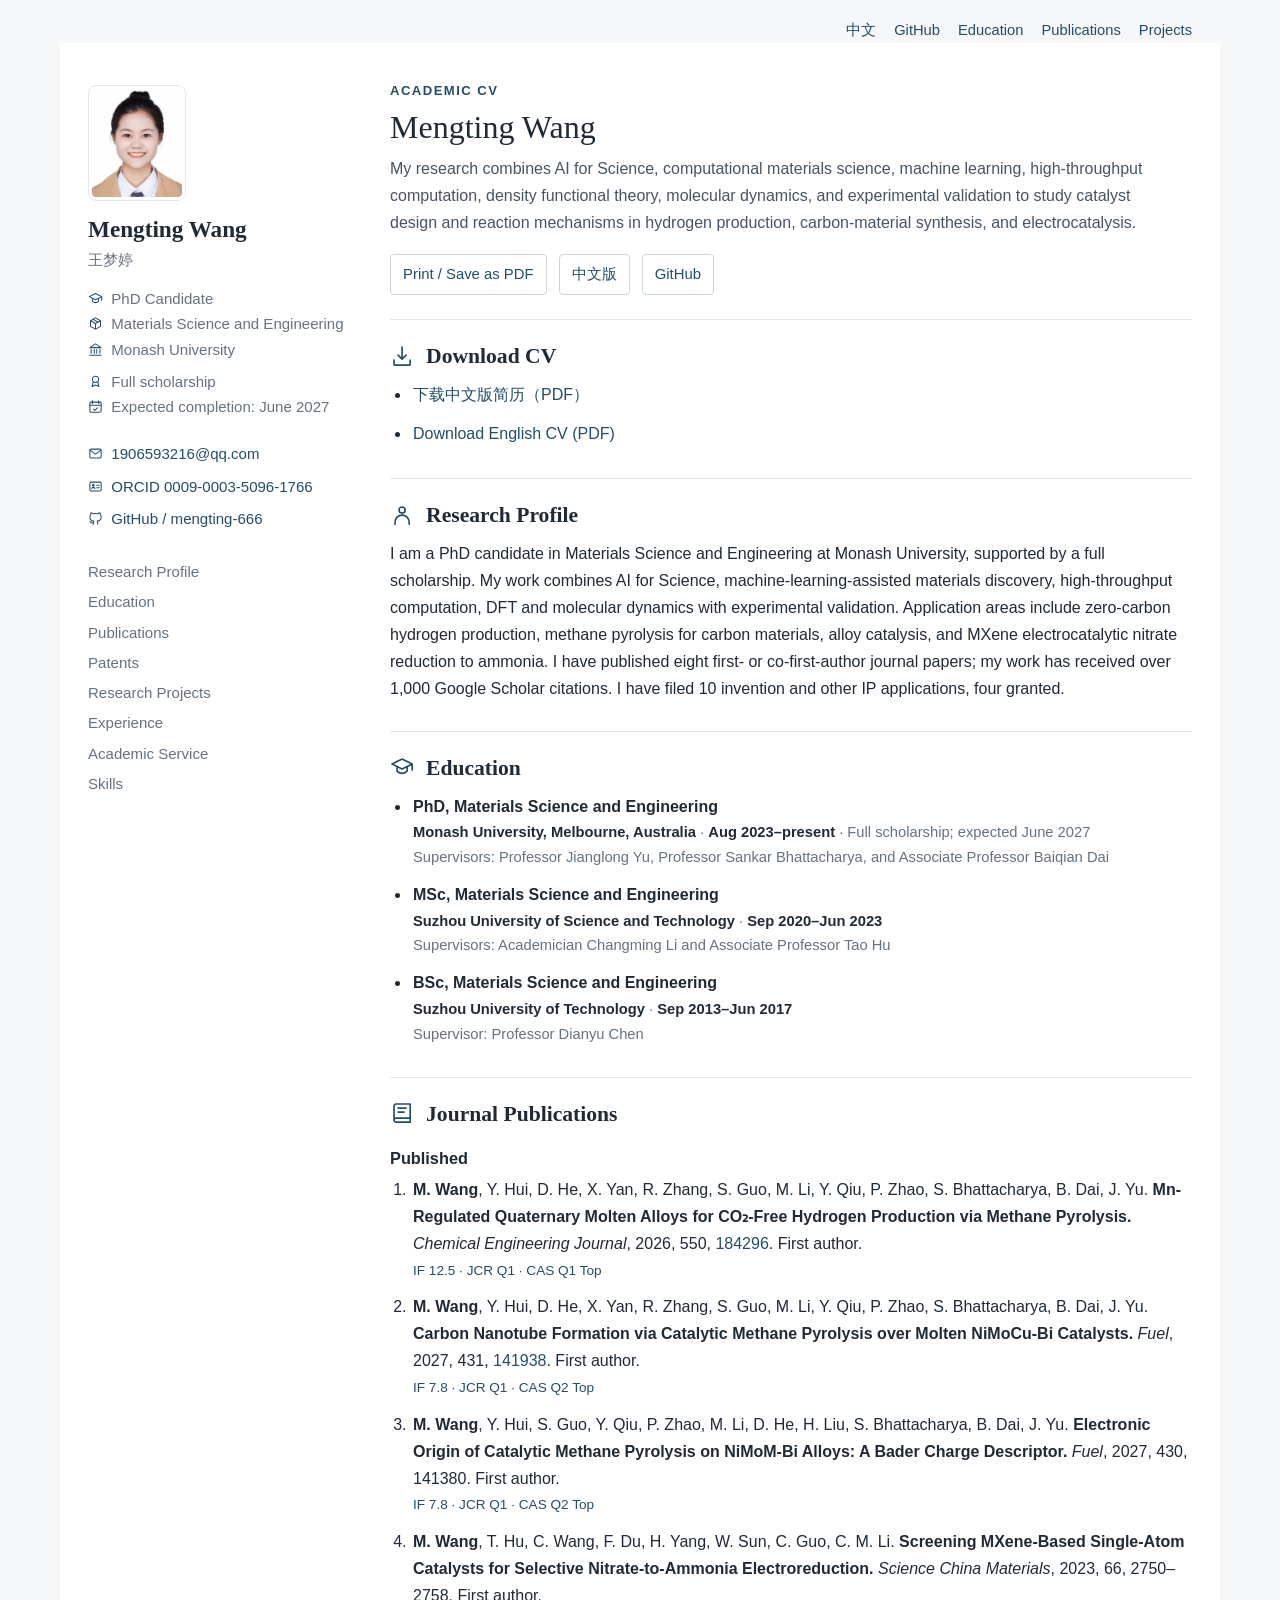
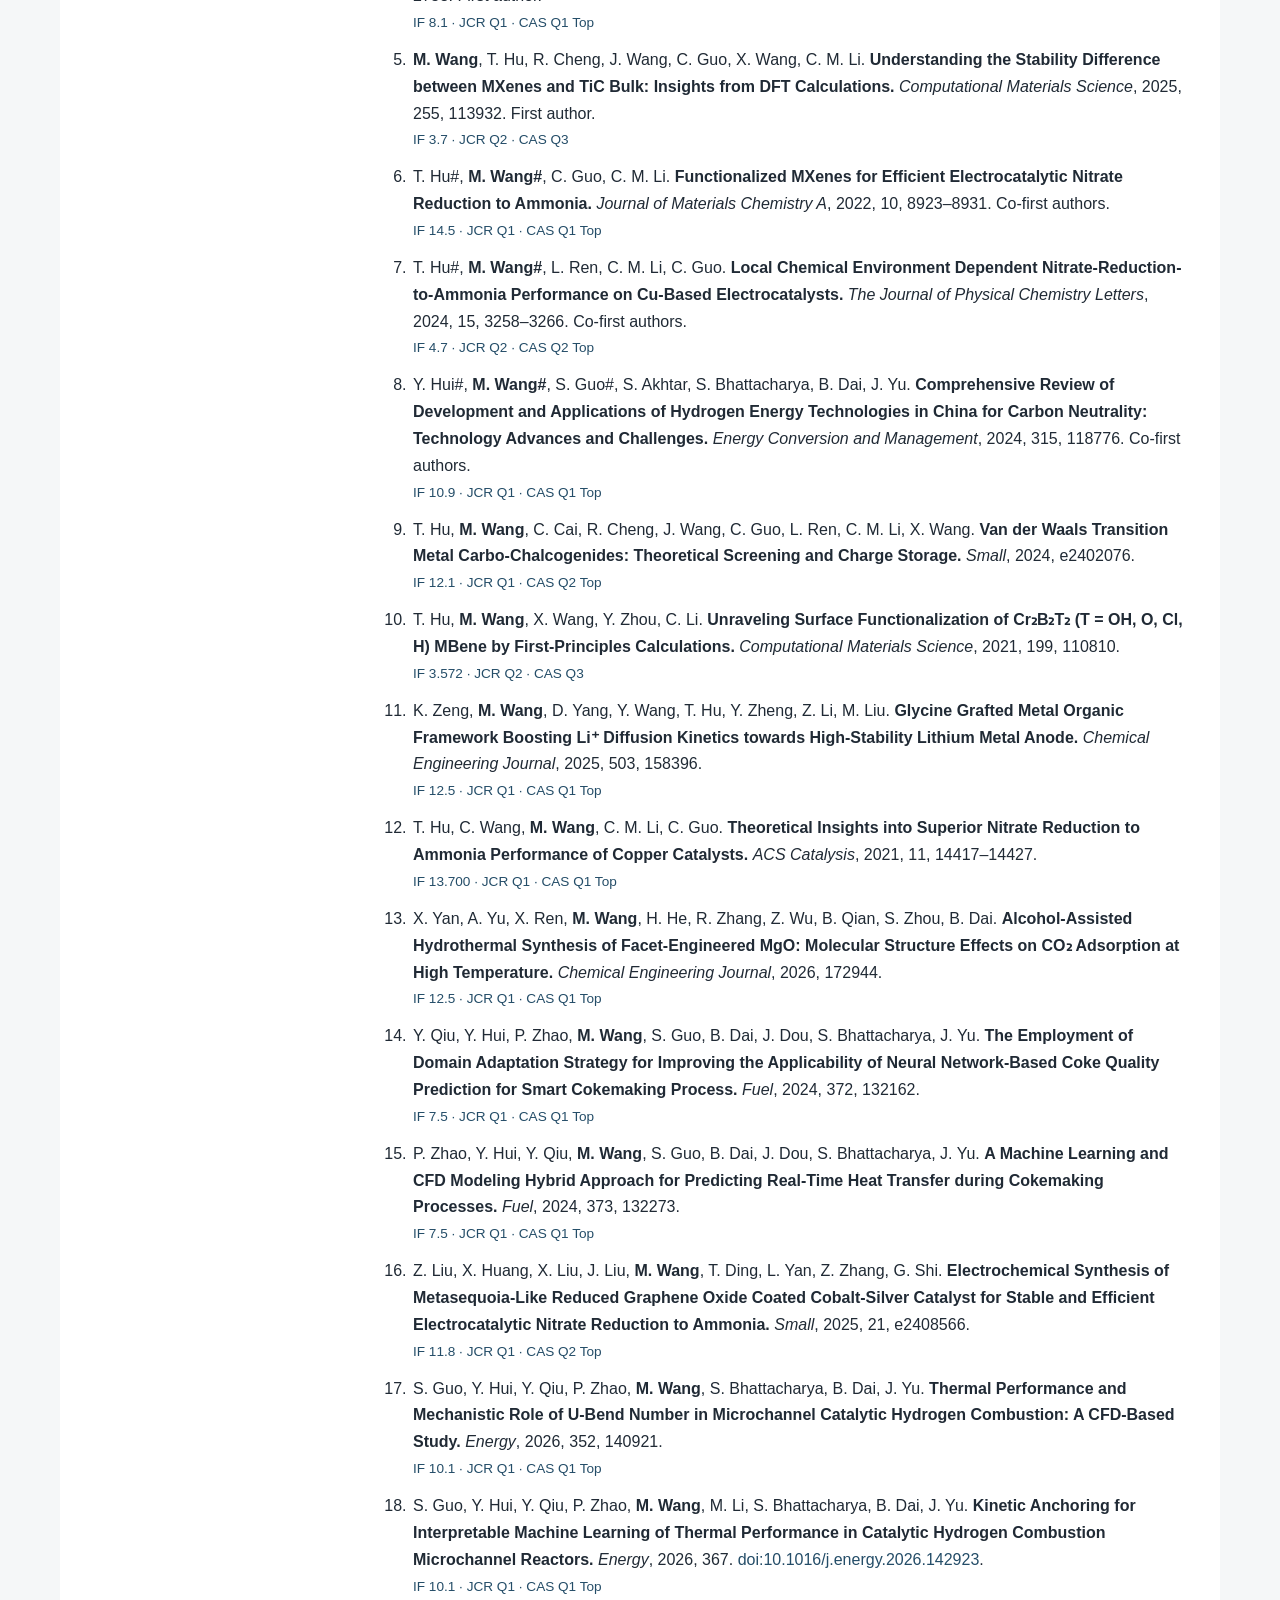
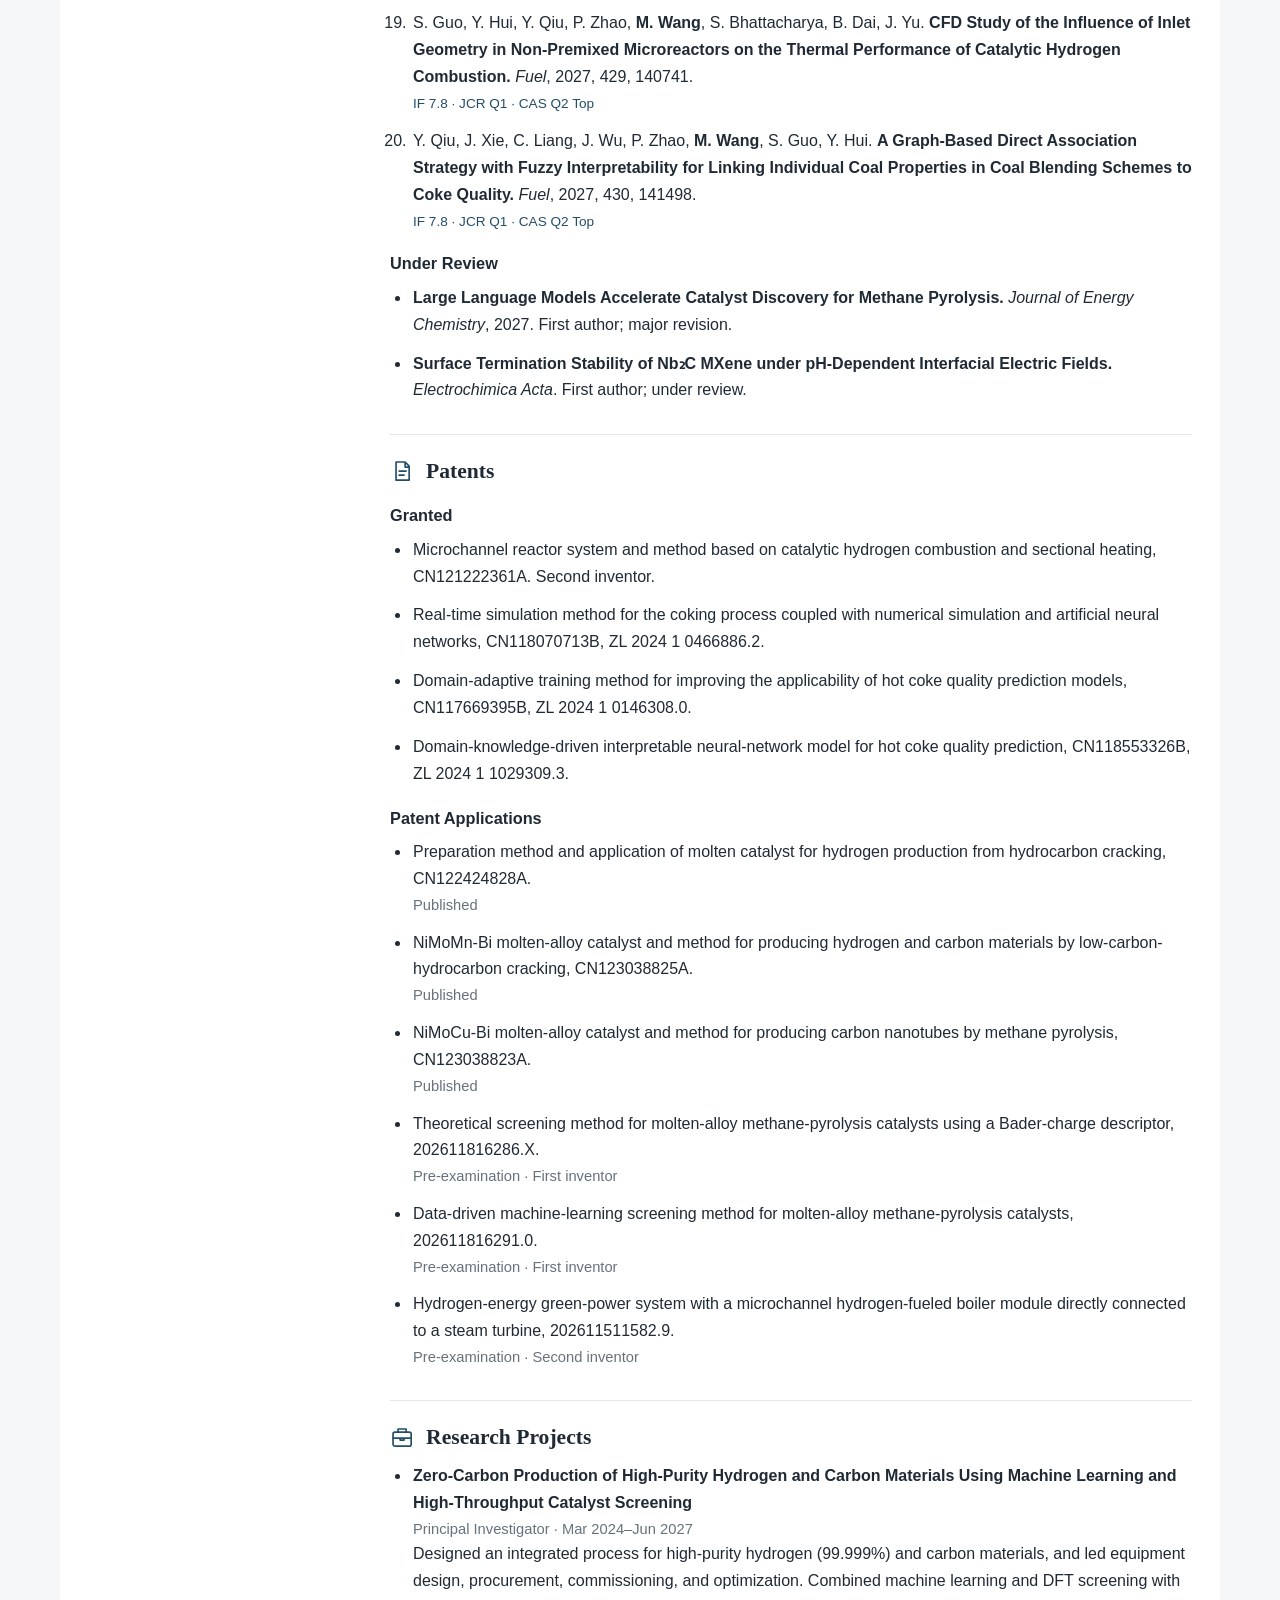
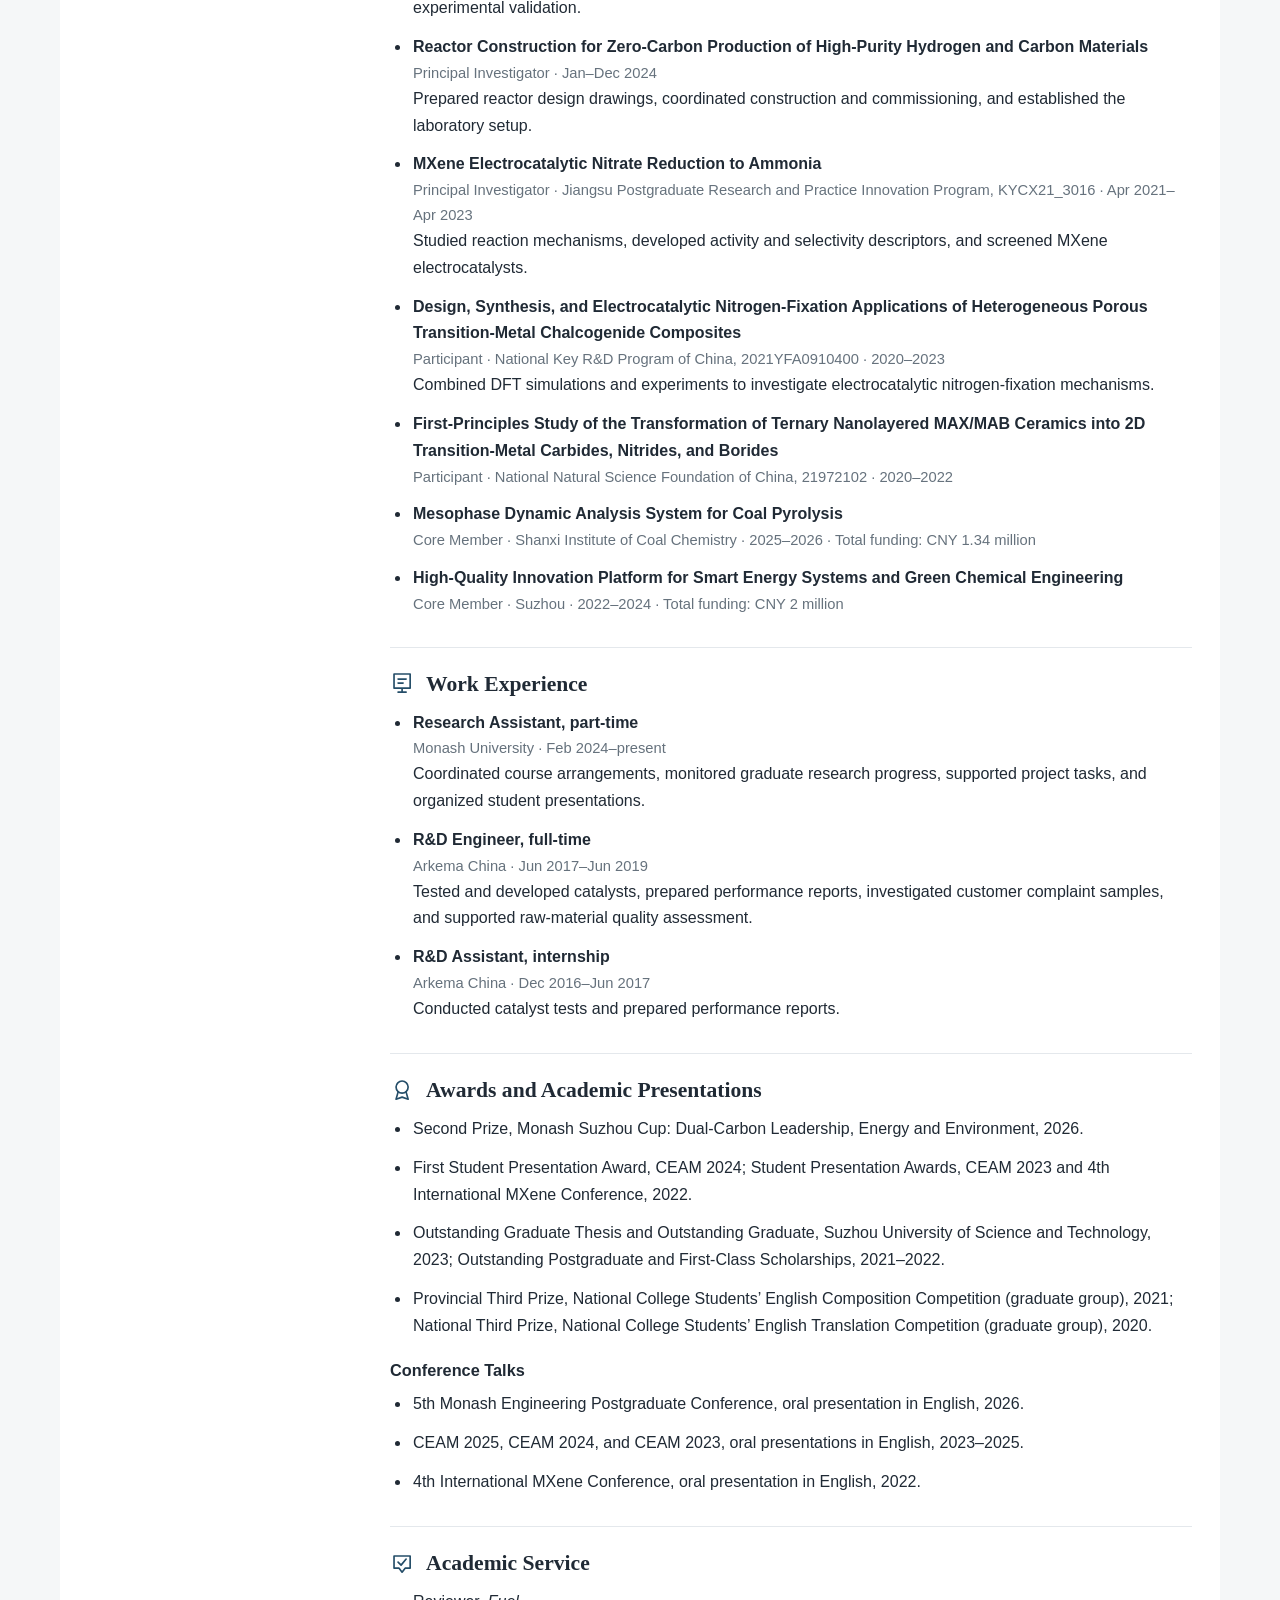
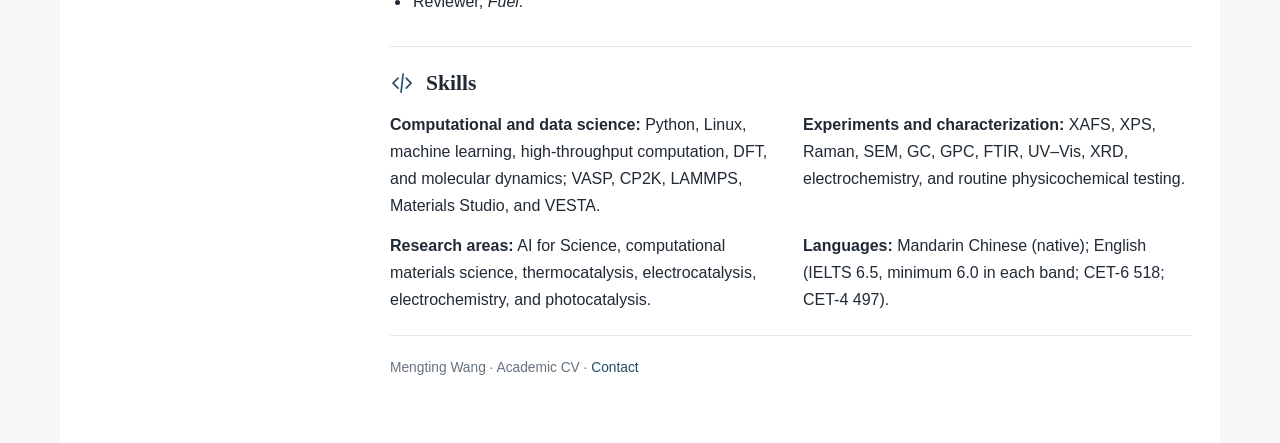
<file: index.html>
<!doctype html>
<html lang="en">
<head>
  <meta charset="utf-8">
  <meta name="viewport" content="width=device-width, initial-scale=1">
  <meta name="description" content="Academic CV of Mengting Wang, PhD candidate in Materials Science and Engineering at Monash University.">
  <title>Mengting Wang | Academic CV</title>
  <link rel="stylesheet" href="assets/cv.css?v=sidebar-icons">
</head>
<body>
  <nav class="site-nav" aria-label="Language and page navigation">
    <a href="zh/index.html">中文</a><a href="https://github.com/mengting-666" target="_blank" rel="noreferrer">GitHub</a><a href="#education">Education</a><a href="#publications">Publications</a><a href="#projects">Projects</a>
  </nav>
  <div class="page">
    <aside class="profile">
      <img class="portrait" src="assets/portrait.jpg" width="420" height="588" alt="Portrait of Mengting Wang">
      <h1>Mengting Wang</h1>
      <p class="name-en">王梦婷</p>
      <p><span class="sidebar-row"><svg class="sidebar-icon" width="16" height="16" viewBox="0 0 24 24" fill="none" stroke="currentColor" stroke-width="1.65" stroke-linecap="round" stroke-linejoin="round" aria-hidden="true" focusable="false"><path d="m2 9 10-5 10 5-10 5-10-5Zm5 3v4c3 3 7 3 10 0v-4m5-3v6"/></svg><span>PhD Candidate</span></span><span class="sidebar-row"><svg class="sidebar-icon" width="16" height="16" viewBox="0 0 24 24" fill="none" stroke="currentColor" stroke-width="1.65" stroke-linecap="round" stroke-linejoin="round" aria-hidden="true" focusable="false"><path d="m12 3 8 4.5v9L12 21l-8-4.5v-9L12 3Zm-8 4.5 8 4.5 8-4.5M12 12v9m-4-15.75 8 4.5"/></svg><span>Materials Science and Engineering</span></span><span class="sidebar-row"><svg class="sidebar-icon" width="16" height="16" viewBox="0 0 24 24" fill="none" stroke="currentColor" stroke-width="1.65" stroke-linecap="round" stroke-linejoin="round" aria-hidden="true" focusable="false"><path d="M3 9h18L12 3 3 9Zm2 3v6m5-6v6m4-6v6m5-6v6M3 21h18"/></svg><span>Monash University</span></span></p>
      <p><span class="sidebar-row"><svg class="sidebar-icon" width="16" height="16" viewBox="0 0 24 24" fill="none" stroke="currentColor" stroke-width="1.65" stroke-linecap="round" stroke-linejoin="round" aria-hidden="true" focusable="false"><circle cx="12" cy="8.5" r="5"/><path d="m8.5 12-2 8 5.5-2.5 5.5 2.5-2-8"/></svg><span>Full scholarship</span></span><span class="sidebar-row"><svg class="sidebar-icon" width="16" height="16" viewBox="0 0 24 24" fill="none" stroke="currentColor" stroke-width="1.65" stroke-linecap="round" stroke-linejoin="round" aria-hidden="true" focusable="false"><rect x="3" y="5" width="18" height="16" rx="2"/><path d="M7 3v4m10-4v4M3 10h18m-12 6 2 2 4-4"/></svg><span>Expected completion: June 2027</span></span></p>
      <div class="contact">
        <p><a class="sidebar-row" href="mailto:1906593216@qq.com"><svg class="sidebar-icon" width="16" height="16" viewBox="0 0 24 24" fill="none" stroke="currentColor" stroke-width="1.65" stroke-linecap="round" stroke-linejoin="round" aria-hidden="true" focusable="false"><rect x="3" y="5" width="18" height="14" rx="2"/><path d="m4 7 8 6 8-6"/></svg><span>1906593216@qq.com</span></a></p>
        <p><a class="sidebar-row" href="https://orcid.org/0009-0003-5096-1766" target="_blank" rel="noreferrer"><svg class="sidebar-icon" width="16" height="16" viewBox="0 0 24 24" fill="none" stroke="currentColor" stroke-width="1.65" stroke-linecap="round" stroke-linejoin="round" aria-hidden="true" focusable="false"><rect x="3" y="5" width="18" height="14" rx="2"/><circle cx="8.5" cy="10" r="1.4"/><path d="M6 15c0-2.2 5-2.2 5 0m3-5h4m-4 4h4"/></svg><span>ORCID 0009-0003-5096-1766</span></a></p>
        <p><a class="sidebar-row" href="https://github.com/mengting-666" target="_blank" rel="noreferrer"><svg class="sidebar-icon" width="16" height="16" viewBox="0 0 24 24" fill="none" stroke="currentColor" stroke-width="1.65" stroke-linecap="round" stroke-linejoin="round" aria-hidden="true" focusable="false"><path d="M8.5 21v-3c0-1 .4-1.6.8-2-3.2-.4-6.3-1.5-6.3-6.2 0-1.4.5-2.6 1.4-3.5-.2-.7-.3-2 .2-3.3 0 0 1.1-.3 3.7 1.4a13.8 13.8 0 0 1 7.4 0c2.6-1.7 3.7-1.4 3.7-1.4.5 1.3.4 2.6.2 3.3.9.9 1.4 2.1 1.4 3.5 0 4.7-3.1 5.8-6.3 6.2.4.4.8 1 .8 2v3m-7-2c-3.6 1-4.4-1.8-5.5-2.3"/></svg><span>GitHub / mengting-666</span></a></p>
      </div>
      <nav class="mini-nav" aria-label="CV sections">
        <a href="#profile">Research Profile</a><a href="#education">Education</a><a href="#publications">Publications</a>
        <a href="#patents">Patents</a><a href="#projects">Research Projects</a><a href="#experience">Experience</a>
        <a href="#service">Academic Service</a><a href="#skills">Skills</a>
      </nav>
    </aside>
    <main class="content">
      <header class="hero">
        <div class="eyebrow">Academic CV</div>
        <h2>Mengting Wang</h2>
        <p>My research combines AI for Science, computational materials science, machine learning, high-throughput computation, density functional theory, molecular dynamics, and experimental validation to study catalyst design and reaction mechanisms in hydrogen production, carbon-material synthesis, and electrocatalysis.</p>
        <div class="actions"><button type="button" onclick="window.print()">Print / Save as PDF</button><a href="zh/index.html">中文版</a><a href="https://github.com/mengting-666" target="_blank" rel="noreferrer">GitHub</a></div>
      </header>

      <section class="section" id="downloads">
        <h2><svg class="section-icon" viewBox="0 0 24 24" fill="none" stroke="currentColor" stroke-width="1.65" stroke-linecap="round" stroke-linejoin="round" aria-hidden="true" focusable="false"><path d="M12 3v12m-4-4 4 4 4-4M4 16v4a1 1 0 0 0 1 1h14a1 1 0 0 0 1-1v-4"/></svg>Download CV</h2>
        <ul class="item-list">
          <li><a href="files/CV_Chinese.pdf" download>下载中文版简历（PDF）</a></li>
          <li><a href="files/CV_English.pdf" download>Download English CV (PDF)</a></li>
        </ul>
      </section>

      <section class="section" id="profile">
        <h2><svg class="section-icon" viewBox="0 0 24 24" fill="none" stroke="currentColor" stroke-width="1.65" stroke-linecap="round" stroke-linejoin="round" aria-hidden="true" focusable="false"><circle cx="12" cy="7" r="3"/><path d="M5 21v-2a7 7 0 0 1 14 0v2"/></svg>Research Profile</h2>
        <p>I am a PhD candidate in Materials Science and Engineering at Monash University, supported by a full scholarship. My work combines AI for Science, machine-learning-assisted materials discovery, high-throughput computation, DFT and molecular dynamics with experimental validation. Application areas include zero-carbon hydrogen production, methane pyrolysis for carbon materials, alloy catalysis, and MXene electrocatalytic nitrate reduction to ammonia. I have published eight first- or co-first-author journal papers; my work has received over 1,000 Google Scholar citations. I have filed 10 invention and other IP applications, four granted.</p>
      </section>

      <section class="section" id="education">
        <h2><svg class="section-icon" viewBox="0 0 24 24" fill="none" stroke="currentColor" stroke-width="1.65" stroke-linecap="round" stroke-linejoin="round" aria-hidden="true" focusable="false"><path d="m2 9 10-5 10 5-10 5-10-5Zm5 3v4c3 3 7 3 10 0v-4m5-3v6"/></svg>Education</h2>
        <ul class="item-list">
          <li><strong>PhD, Materials Science and Engineering</strong><span class="meta education-meta"><strong>Monash University, Melbourne, Australia</strong> · <strong>Aug 2023–present</strong> · Full scholarship; expected June 2027</span><span class="meta">Supervisors: Professor Jianglong Yu, Professor Sankar Bhattacharya, and Associate Professor Baiqian Dai</span></li>
          <li><strong>MSc, Materials Science and Engineering</strong><span class="meta education-meta"><strong>Suzhou University of Science and Technology</strong> · <strong>Sep 2020–Jun 2023</strong></span><span class="meta">Supervisors: Academician Changming Li and Associate Professor Tao Hu</span></li>
          <li><strong>BSc, Materials Science and Engineering</strong><span class="meta education-meta"><strong>Suzhou University of Technology</strong> · <strong>Sep 2013–Jun 2017</strong></span><span class="meta">Supervisor: Professor Dianyu Chen</span></li>
        </ul>
      </section>

      <section class="section" id="publications">
        <h2><svg class="section-icon" viewBox="0 0 24 24" fill="none" stroke="currentColor" stroke-width="1.65" stroke-linecap="round" stroke-linejoin="round" aria-hidden="true" focusable="false"><path d="M4 19V5a2 2 0 0 1 2-2h14v18H6a2 2 0 0 1 0-4h14M8 7h8m-8 4h6"/></svg>Journal Publications</h2>
        <h3>Published</h3>
        <ol class="pub-list">
          <li><strong class="own-author">M. Wang</strong>, Y. Hui, D. He, X. Yan, R. Zhang, S. Guo, M. Li, Y. Qiu, P. Zhao, S. Bhattacharya, B. Dai, J. Yu. <strong>Mn-Regulated Quaternary Molten Alloys for CO₂-Free Hydrogen Production via Methane Pyrolysis.</strong> <em>Chemical Engineering Journal</em>, 2026, 550, <a href="https://doi.org/10.1016/j.cej.2026.184296">184296</a>. First author.<span class="journal-metrics">IF 12.5 · JCR Q1 · CAS Q1 Top</span></li>
          <li><strong class="own-author">M. Wang</strong>, Y. Hui, D. He, X. Yan, R. Zhang, S. Guo, M. Li, Y. Qiu, P. Zhao, S. Bhattacharya, B. Dai, J. Yu. <strong>Carbon Nanotube Formation via Catalytic Methane Pyrolysis over Molten NiMoCu-Bi Catalysts.</strong> <em>Fuel</em>, 2027, 431, <a href="https://doi.org/10.1016/j.fuel.2026.141938">141938</a>. First author.<span class="journal-metrics">IF 7.8 · JCR Q1 · CAS Q2 Top</span></li>
          <li><strong class="own-author">M. Wang</strong>, Y. Hui, S. Guo, Y. Qiu, P. Zhao, M. Li, D. He, H. Liu, S. Bhattacharya, B. Dai, J. Yu. <strong>Electronic Origin of Catalytic Methane Pyrolysis on NiMoM-Bi Alloys: A Bader Charge Descriptor.</strong> <em>Fuel</em>, 2027, 430, 141380. First author.<span class="journal-metrics">IF 7.8 · JCR Q1 · CAS Q2 Top</span></li>
          <li><strong class="own-author">M. Wang</strong>, T. Hu, C. Wang, F. Du, H. Yang, W. Sun, C. Guo, C. M. Li. <strong>Screening MXene-Based Single-Atom Catalysts for Selective Nitrate-to-Ammonia Electroreduction.</strong> <em>Science China Materials</em>, 2023, 66, 2750–2758. First author.<span class="journal-metrics">IF 8.1 · JCR Q1 · CAS Q1 Top</span></li>
          <li><strong class="own-author">M. Wang</strong>, T. Hu, R. Cheng, J. Wang, C. Guo, X. Wang, C. M. Li. <strong>Understanding the Stability Difference between MXenes and TiC Bulk: Insights from DFT Calculations.</strong> <em>Computational Materials Science</em>, 2025, 255, 113932. First author.<span class="journal-metrics">IF 3.7 · JCR Q2 · CAS Q3</span></li>
          <li>T. Hu#, <strong class="own-author">M. Wang#</strong>, C. Guo, C. M. Li. <strong>Functionalized MXenes for Efficient Electrocatalytic Nitrate Reduction to Ammonia.</strong> <em>Journal of Materials Chemistry A</em>, 2022, 10, 8923–8931. Co-first authors.<span class="journal-metrics">IF 14.5 · JCR Q1 · CAS Q1 Top</span></li>
          <li>T. Hu#, <strong class="own-author">M. Wang#</strong>, L. Ren, C. M. Li, C. Guo. <strong>Local Chemical Environment Dependent Nitrate-Reduction-to-Ammonia Performance on Cu-Based Electrocatalysts.</strong> <em>The Journal of Physical Chemistry Letters</em>, 2024, 15, 3258–3266. Co-first authors.<span class="journal-metrics">IF 4.7 · JCR Q2 · CAS Q2 Top</span></li>
          <li>Y. Hui#, <strong class="own-author">M. Wang#</strong>, S. Guo#, S. Akhtar, S. Bhattacharya, B. Dai, J. Yu. <strong>Comprehensive Review of Development and Applications of Hydrogen Energy Technologies in China for Carbon Neutrality: Technology Advances and Challenges.</strong> <em>Energy Conversion and Management</em>, 2024, 315, 118776. Co-first authors.<span class="journal-metrics">IF 10.9 · JCR Q1 · CAS Q1 Top</span></li>
          <li>T. Hu, <strong class="own-author">M. Wang</strong>, C. Cai, R. Cheng, J. Wang, C. Guo, L. Ren, C. M. Li, X. Wang. <strong>Van der Waals Transition Metal Carbo-Chalcogenides: Theoretical Screening and Charge Storage.</strong> <em>Small</em>, 2024, e2402076.<span class="journal-metrics">IF 12.1 · JCR Q1 · CAS Q2 Top</span></li>
          <li>T. Hu, <strong class="own-author">M. Wang</strong>, X. Wang, Y. Zhou, C. Li. <strong>Unraveling Surface Functionalization of Cr₂B₂T₂ (T = OH, O, Cl, H) MBene by First-Principles Calculations.</strong> <em>Computational Materials Science</em>, 2021, 199, 110810.<span class="journal-metrics">IF 3.572 · JCR Q2 · CAS Q3</span></li>
          <li>K. Zeng, <strong class="own-author">M. Wang</strong>, D. Yang, Y. Wang, T. Hu, Y. Zheng, Z. Li, M. Liu. <strong>Glycine Grafted Metal Organic Framework Boosting Li⁺ Diffusion Kinetics towards High-Stability Lithium Metal Anode.</strong> <em>Chemical Engineering Journal</em>, 2025, 503, 158396.<span class="journal-metrics">IF 12.5 · JCR Q1 · CAS Q1 Top</span></li>
          <li>T. Hu, C. Wang, <strong class="own-author">M. Wang</strong>, C. M. Li, C. Guo. <strong>Theoretical Insights into Superior Nitrate Reduction to Ammonia Performance of Copper Catalysts.</strong> <em>ACS Catalysis</em>, 2021, 11, 14417–14427.<span class="journal-metrics">IF 13.700 · JCR Q1 · CAS Q1 Top</span></li>
          <li>X. Yan, A. Yu, X. Ren, <strong class="own-author">M. Wang</strong>, H. He, R. Zhang, Z. Wu, B. Qian, S. Zhou, B. Dai. <strong>Alcohol-Assisted Hydrothermal Synthesis of Facet-Engineered MgO: Molecular Structure Effects on CO₂ Adsorption at High Temperature.</strong> <em>Chemical Engineering Journal</em>, 2026, 172944.<span class="journal-metrics">IF 12.5 · JCR Q1 · CAS Q1 Top</span></li>
          <li>Y. Qiu, Y. Hui, P. Zhao, <strong class="own-author">M. Wang</strong>, S. Guo, B. Dai, J. Dou, S. Bhattacharya, J. Yu. <strong>The Employment of Domain Adaptation Strategy for Improving the Applicability of Neural Network-Based Coke Quality Prediction for Smart Cokemaking Process.</strong> <em>Fuel</em>, 2024, 372, 132162.<span class="journal-metrics">IF 7.5 · JCR Q1 · CAS Q1 Top</span></li>
          <li>P. Zhao, Y. Hui, Y. Qiu, <strong class="own-author">M. Wang</strong>, S. Guo, B. Dai, J. Dou, S. Bhattacharya, J. Yu. <strong>A Machine Learning and CFD Modeling Hybrid Approach for Predicting Real-Time Heat Transfer during Cokemaking Processes.</strong> <em>Fuel</em>, 2024, 373, 132273.<span class="journal-metrics">IF 7.5 · JCR Q1 · CAS Q1 Top</span></li>
          <li>Z. Liu, X. Huang, X. Liu, J. Liu, <strong class="own-author">M. Wang</strong>, T. Ding, L. Yan, Z. Zhang, G. Shi. <strong>Electrochemical Synthesis of Metasequoia-Like Reduced Graphene Oxide Coated Cobalt-Silver Catalyst for Stable and Efficient Electrocatalytic Nitrate Reduction to Ammonia.</strong> <em>Small</em>, 2025, 21, e2408566.<span class="journal-metrics">IF 11.8 · JCR Q1 · CAS Q2 Top</span></li>
          <li>S. Guo, Y. Hui, Y. Qiu, P. Zhao, <strong class="own-author">M. Wang</strong>, S. Bhattacharya, B. Dai, J. Yu. <strong>Thermal Performance and Mechanistic Role of U-Bend Number in Microchannel Catalytic Hydrogen Combustion: A CFD-Based Study.</strong> <em>Energy</em>, 2026, 352, 140921.<span class="journal-metrics">IF 10.1 · JCR Q1 · CAS Q1 Top</span></li>
          <li>S. Guo, Y. Hui, Y. Qiu, P. Zhao, <strong class="own-author">M. Wang</strong>, M. Li, S. Bhattacharya, B. Dai, J. Yu. <strong>Kinetic Anchoring for Interpretable Machine Learning of Thermal Performance in Catalytic Hydrogen Combustion Microchannel Reactors.</strong> <em>Energy</em>, 2026, 367. <a href="https://doi.org/10.1016/j.energy.2026.142923">doi:10.1016/j.energy.2026.142923</a>.<span class="journal-metrics">IF 10.1 · JCR Q1 · CAS Q1 Top</span></li>
          <li>S. Guo, Y. Hui, Y. Qiu, P. Zhao, <strong class="own-author">M. Wang</strong>, S. Bhattacharya, B. Dai, J. Yu. <strong>CFD Study of the Influence of Inlet Geometry in Non-Premixed Microreactors on the Thermal Performance of Catalytic Hydrogen Combustion.</strong> <em>Fuel</em>, 2027, 429, 140741.<span class="journal-metrics">IF 7.8 · JCR Q1 · CAS Q2 Top</span></li>
          <li>Y. Qiu, J. Xie, C. Liang, J. Wu, P. Zhao, <strong class="own-author">M. Wang</strong>, S. Guo, Y. Hui. <strong>A Graph-Based Direct Association Strategy with Fuzzy Interpretability for Linking Individual Coal Properties in Coal Blending Schemes to Coke Quality.</strong> <em>Fuel</em>, 2027, 430, 141498.<span class="journal-metrics">IF 7.8 · JCR Q1 · CAS Q2 Top</span></li>
        </ol>
        <h3>Under Review</h3>
        <ul class="item-list">
          <li><strong>Large Language Models Accelerate Catalyst Discovery for Methane Pyrolysis.</strong> <em>Journal of Energy Chemistry</em>, 2027. First author; major revision.</li>
          <li><strong>Surface Termination Stability of Nb₂C MXene under pH-Dependent Interfacial Electric Fields.</strong> <em>Electrochimica Acta</em>. First author; under review.</li>
        </ul>
      </section>

      <section class="section" id="patents">
        <h2><svg class="section-icon" viewBox="0 0 24 24" fill="none" stroke="currentColor" stroke-width="1.65" stroke-linecap="round" stroke-linejoin="round" aria-hidden="true" focusable="false"><path d="M6 3h9l4 4v14H6V3Zm9 0v5h4M9 12h7m-7 4h5"/></svg>Patents</h2>
        <h3>Granted</h3>
        <ul class="item-list">
          <li>Microchannel reactor system and method based on catalytic hydrogen combustion and sectional heating, CN121222361A. Second inventor.</li>
          <li>Real-time simulation method for the coking process coupled with numerical simulation and artificial neural networks, CN118070713B, ZL 2024 1 0466886.2.</li>
          <li>Domain-adaptive training method for improving the applicability of hot coke quality prediction models, CN117669395B, ZL 2024 1 0146308.0.</li>
          <li>Domain-knowledge-driven interpretable neural-network model for hot coke quality prediction, CN118553326B, ZL 2024 1 1029309.3.</li>
        </ul>
        <h3>Patent Applications</h3>
        <ul class="item-list">
          <li>Preparation method and application of molten catalyst for hydrogen production from hydrocarbon cracking, CN122424828A. <span class="meta">Published</span></li>
          <li>NiMoMn-Bi molten-alloy catalyst and method for producing hydrogen and carbon materials by low-carbon-hydrocarbon cracking, CN123038825A. <span class="meta">Published</span></li>
          <li>NiMoCu-Bi molten-alloy catalyst and method for producing carbon nanotubes by methane pyrolysis, CN123038823A. <span class="meta">Published</span></li>
          <li>Theoretical screening method for molten-alloy methane-pyrolysis catalysts using a Bader-charge descriptor, 202611816286.X. <span class="meta">Pre-examination · First inventor</span></li>
          <li>Data-driven machine-learning screening method for molten-alloy methane-pyrolysis catalysts, 202611816291.0. <span class="meta">Pre-examination · First inventor</span></li>
          <li>Hydrogen-energy green-power system with a microchannel hydrogen-fueled boiler module directly connected to a steam turbine, 202611511582.9. <span class="meta">Pre-examination · Second inventor</span></li>
        </ul>
      </section>

      <section class="section" id="projects">
        <h2><svg class="section-icon" viewBox="0 0 24 24" fill="none" stroke="currentColor" stroke-width="1.65" stroke-linecap="round" stroke-linejoin="round" aria-hidden="true" focusable="false"><rect x="3" y="7" width="18" height="14" rx="2"/><path d="M8 7V4h8v3M3 13h18m-11 0v2h4v-2"/></svg>Research Projects</h2>
        <ul class="item-list">
          <li><strong>Zero-Carbon Production of High-Purity Hydrogen and Carbon Materials Using Machine Learning and High-Throughput Catalyst Screening</strong><span class="meta">Principal Investigator · Mar 2024–Jun 2027</span>Designed an integrated process for high-purity hydrogen (99.999%) and carbon materials, and led equipment design, procurement, commissioning, and optimization. Combined machine learning and DFT screening with experimental validation.</li>
          <li><strong>Reactor Construction for Zero-Carbon Production of High-Purity Hydrogen and Carbon Materials</strong><span class="meta">Principal Investigator · Jan–Dec 2024</span>Prepared reactor design drawings, coordinated construction and commissioning, and established the laboratory setup.</li>
          <li><strong>MXene Electrocatalytic Nitrate Reduction to Ammonia</strong><span class="meta">Principal Investigator · Jiangsu Postgraduate Research and Practice Innovation Program, KYCX21_3016 · Apr 2021–Apr 2023</span>Studied reaction mechanisms, developed activity and selectivity descriptors, and screened MXene electrocatalysts.</li>
          <li><strong>Design, Synthesis, and Electrocatalytic Nitrogen-Fixation Applications of Heterogeneous Porous Transition-Metal Chalcogenide Composites</strong><span class="meta">Participant · National Key R&amp;D Program of China, 2021YFA0910400 · 2020–2023</span>Combined DFT simulations and experiments to investigate electrocatalytic nitrogen-fixation mechanisms.</li>
          <li><strong>First-Principles Study of the Transformation of Ternary Nanolayered MAX/MAB Ceramics into 2D Transition-Metal Carbides, Nitrides, and Borides</strong><span class="meta">Participant · National Natural Science Foundation of China, 21972102 · 2020–2022</span></li>
          <li><strong>Mesophase Dynamic Analysis System for Coal Pyrolysis</strong><span class="meta">Core Member · Shanxi Institute of Coal Chemistry · 2025–2026 · Total funding: CNY 1.34 million</span></li>
          <li><strong>High-Quality Innovation Platform for Smart Energy Systems and Green Chemical Engineering</strong><span class="meta">Core Member · Suzhou · 2022–2024 · Total funding: CNY 2 million</span></li>
        </ul>
      </section>

      <section class="section" id="experience">
        <h2><svg class="section-icon" viewBox="0 0 24 24" fill="none" stroke="currentColor" stroke-width="1.65" stroke-linecap="round" stroke-linejoin="round" aria-hidden="true" focusable="false"><path d="M8 21h8m-4-4v4M4 3h16v14H4zM8 8h8m-8 4h5"/></svg>Work Experience</h2>
        <ul class="item-list">
          <li><strong>Research Assistant, part-time</strong><span class="meta">Monash University · Feb 2024–present</span>Coordinated course arrangements, monitored graduate research progress, supported project tasks, and organized student presentations.</li>
          <li><strong>R&amp;D Engineer, full-time</strong><span class="meta">Arkema China · Jun 2017–Jun 2019</span>Tested and developed catalysts, prepared performance reports, investigated customer complaint samples, and supported raw-material quality assessment.</li>
          <li><strong>R&amp;D Assistant, internship</strong><span class="meta">Arkema China · Dec 2016–Jun 2017</span>Conducted catalyst tests and prepared performance reports.</li>
        </ul>
      </section>

      <section class="section" id="awards">
        <h2><svg class="section-icon" viewBox="0 0 24 24" fill="none" stroke="currentColor" stroke-width="1.65" stroke-linecap="round" stroke-linejoin="round" aria-hidden="true" focusable="false"><circle cx="12" cy="9" r="6"/><path d="m8 14-2 7 6-2 6 2-2-7"/></svg>Awards and Academic Presentations</h2>
        <ul class="item-list">
          <li>Second Prize, Monash Suzhou Cup: Dual-Carbon Leadership, Energy and Environment, 2026.</li>
          <li>First Student Presentation Award, CEAM 2024; Student Presentation Awards, CEAM 2023 and 4th International MXene Conference, 2022.</li>
          <li>Outstanding Graduate Thesis and Outstanding Graduate, Suzhou University of Science and Technology, 2023; Outstanding Postgraduate and First-Class Scholarships, 2021–2022.</li>
          <li>Provincial Third Prize, National College Students’ English Composition Competition (graduate group), 2021; National Third Prize, National College Students’ English Translation Competition (graduate group), 2020.</li>
        </ul>
        <h3>Conference Talks</h3>
        <ul class="item-list">
          <li>5th Monash Engineering Postgraduate Conference, oral presentation in English, 2026.</li>
          <li>CEAM 2025, CEAM 2024, and CEAM 2023, oral presentations in English, 2023–2025.</li>
          <li>4th International MXene Conference, oral presentation in English, 2022.</li>
        </ul>
      </section>

      <section class="section" id="service">
        <h2><svg class="section-icon" viewBox="0 0 24 24" fill="none" stroke="currentColor" stroke-width="1.65" stroke-linecap="round" stroke-linejoin="round" aria-hidden="true" focusable="false"><path d="M20 5H4v12h5l3 4 3-4h5zM8 11l3 3 5-6"/></svg>Academic Service</h2>
        <ul class="item-list"><li>Reviewer, <em>Fuel</em>.</li></ul>
      </section>

      <section class="section" id="skills">
        <h2><svg class="section-icon" viewBox="0 0 24 24" fill="none" stroke="currentColor" stroke-width="1.65" stroke-linecap="round" stroke-linejoin="round" aria-hidden="true" focusable="false"><path d="m8 7-5 5 5 5m8-10 5 5-5 5m-3-14-2 18"/></svg>Skills</h2>
        <div class="skill-grid">
          <p><strong>Computational and data science:</strong> Python, Linux, machine learning, high-throughput computation, DFT, and molecular dynamics; VASP, CP2K, LAMMPS, Materials Studio, and VESTA.</p>
          <p><strong>Experiments and characterization:</strong> XAFS, XPS, Raman, SEM, GC, GPC, FTIR, UV–Vis, XRD, electrochemistry, and routine physicochemical testing.</p>
          <p><strong>Research areas:</strong> AI for Science, computational materials science, thermocatalysis, electrocatalysis, electrochemistry, and photocatalysis.</p>
          <p><strong>Languages:</strong> Mandarin Chinese (native); English (IELTS 6.5, minimum 6.0 in each band; CET-6 518; CET-4 497).</p>
        </div>
      </section>
      <footer class="footer">Mengting Wang · Academic CV · <a href="mailto:1906593216@qq.com">Contact</a></footer>
    </main>
  </div>
</body>
</html>
</file>
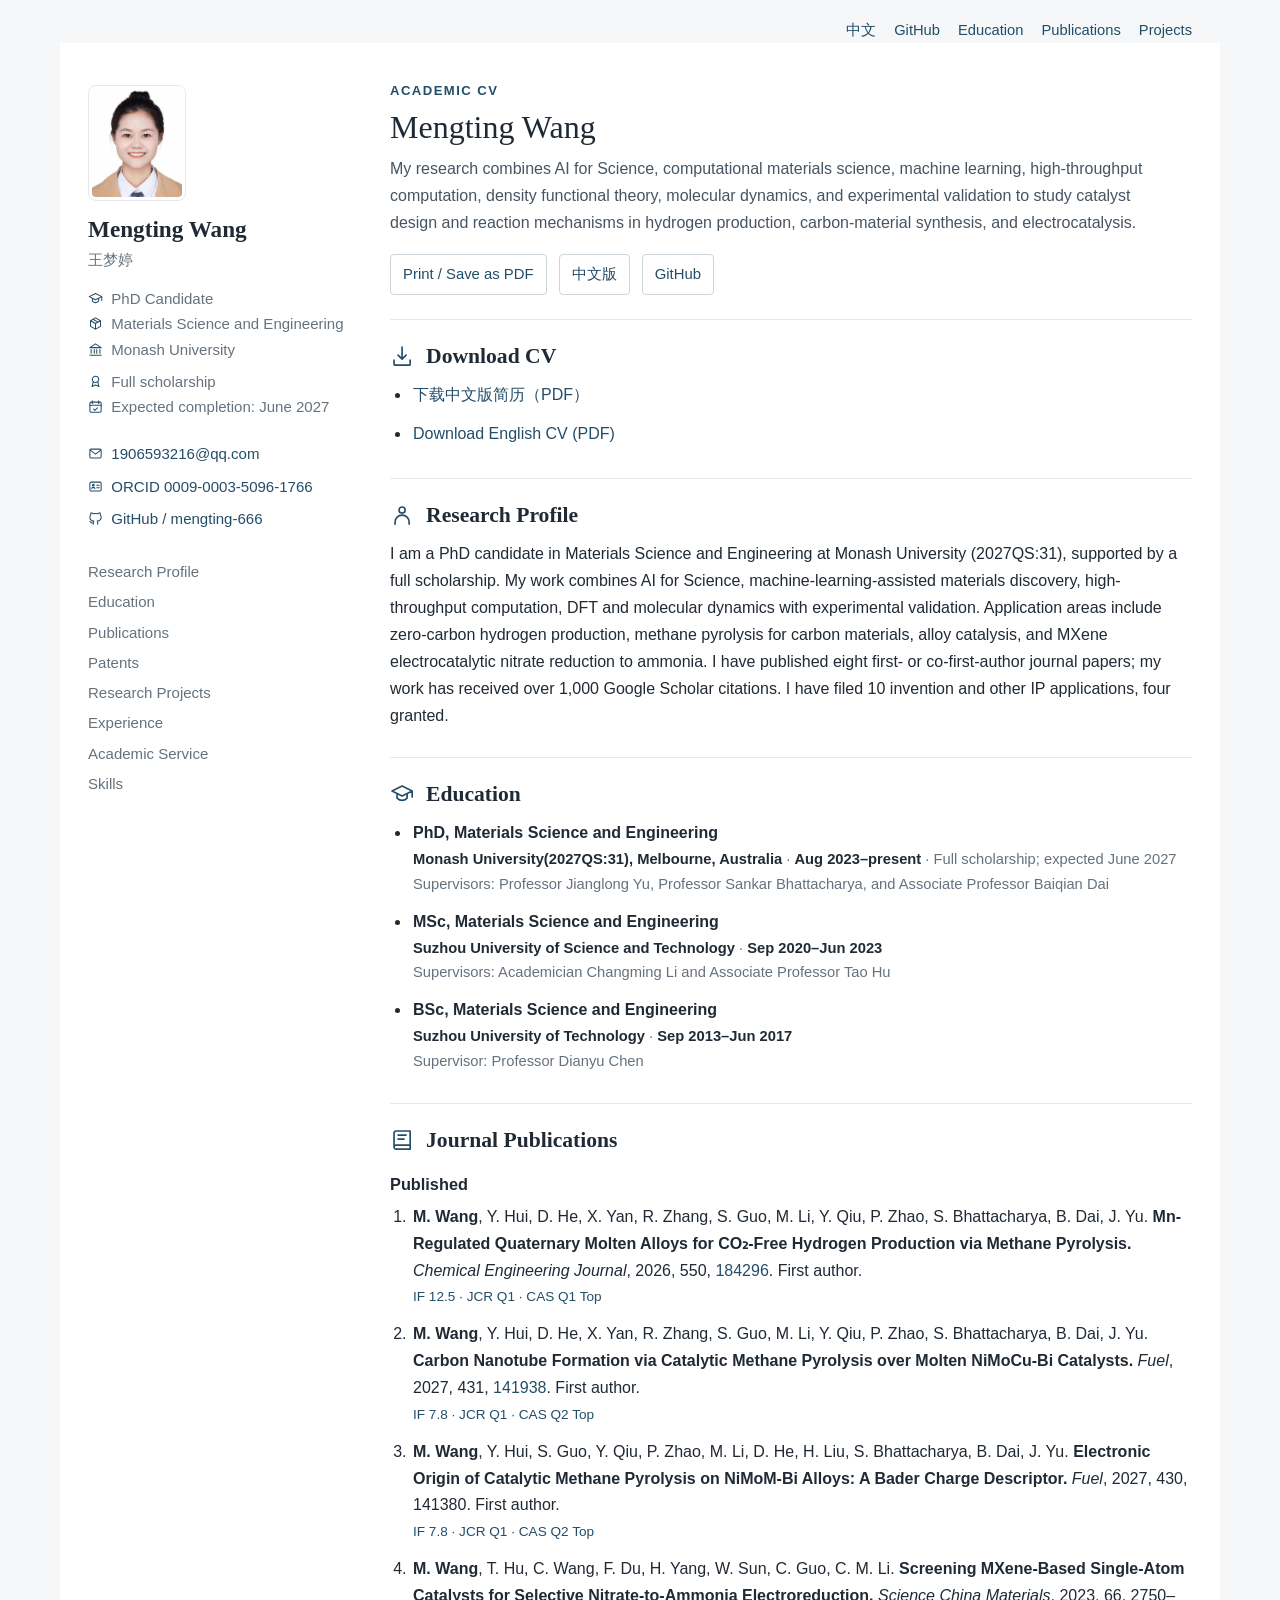
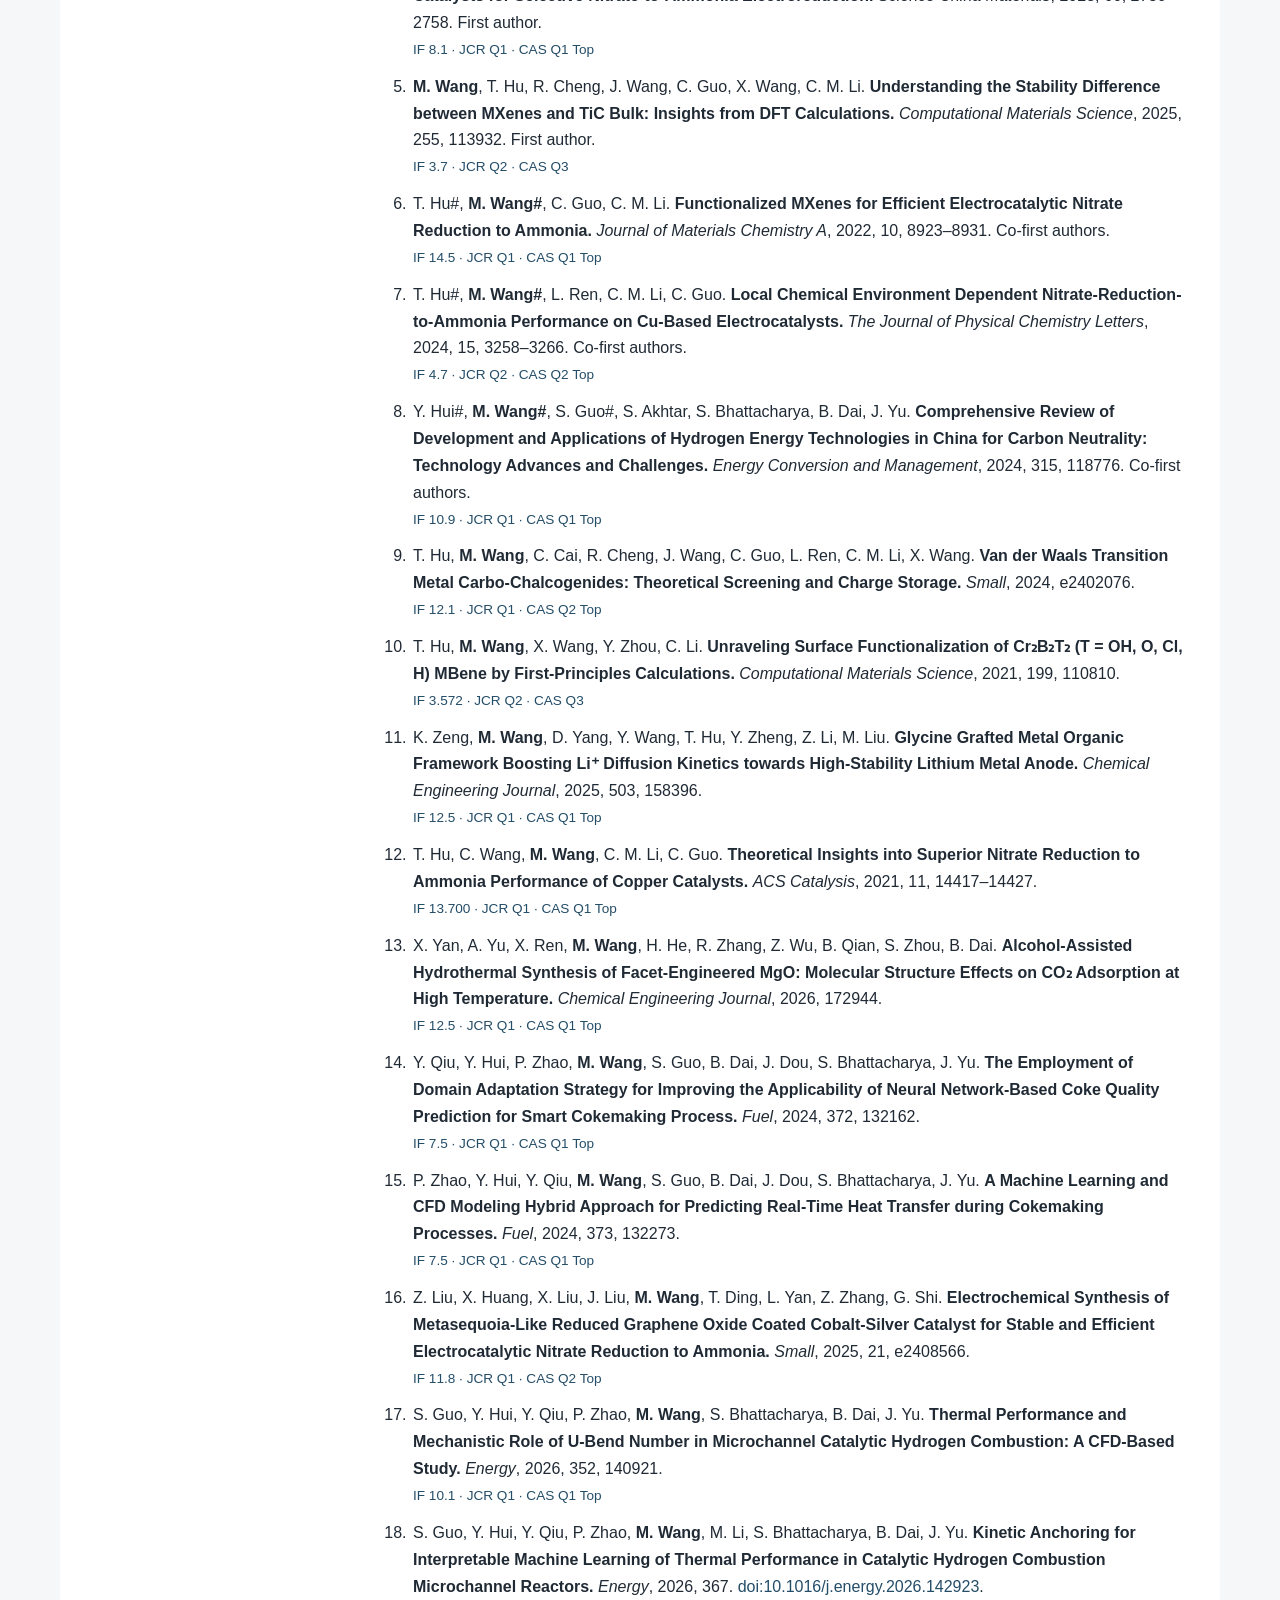
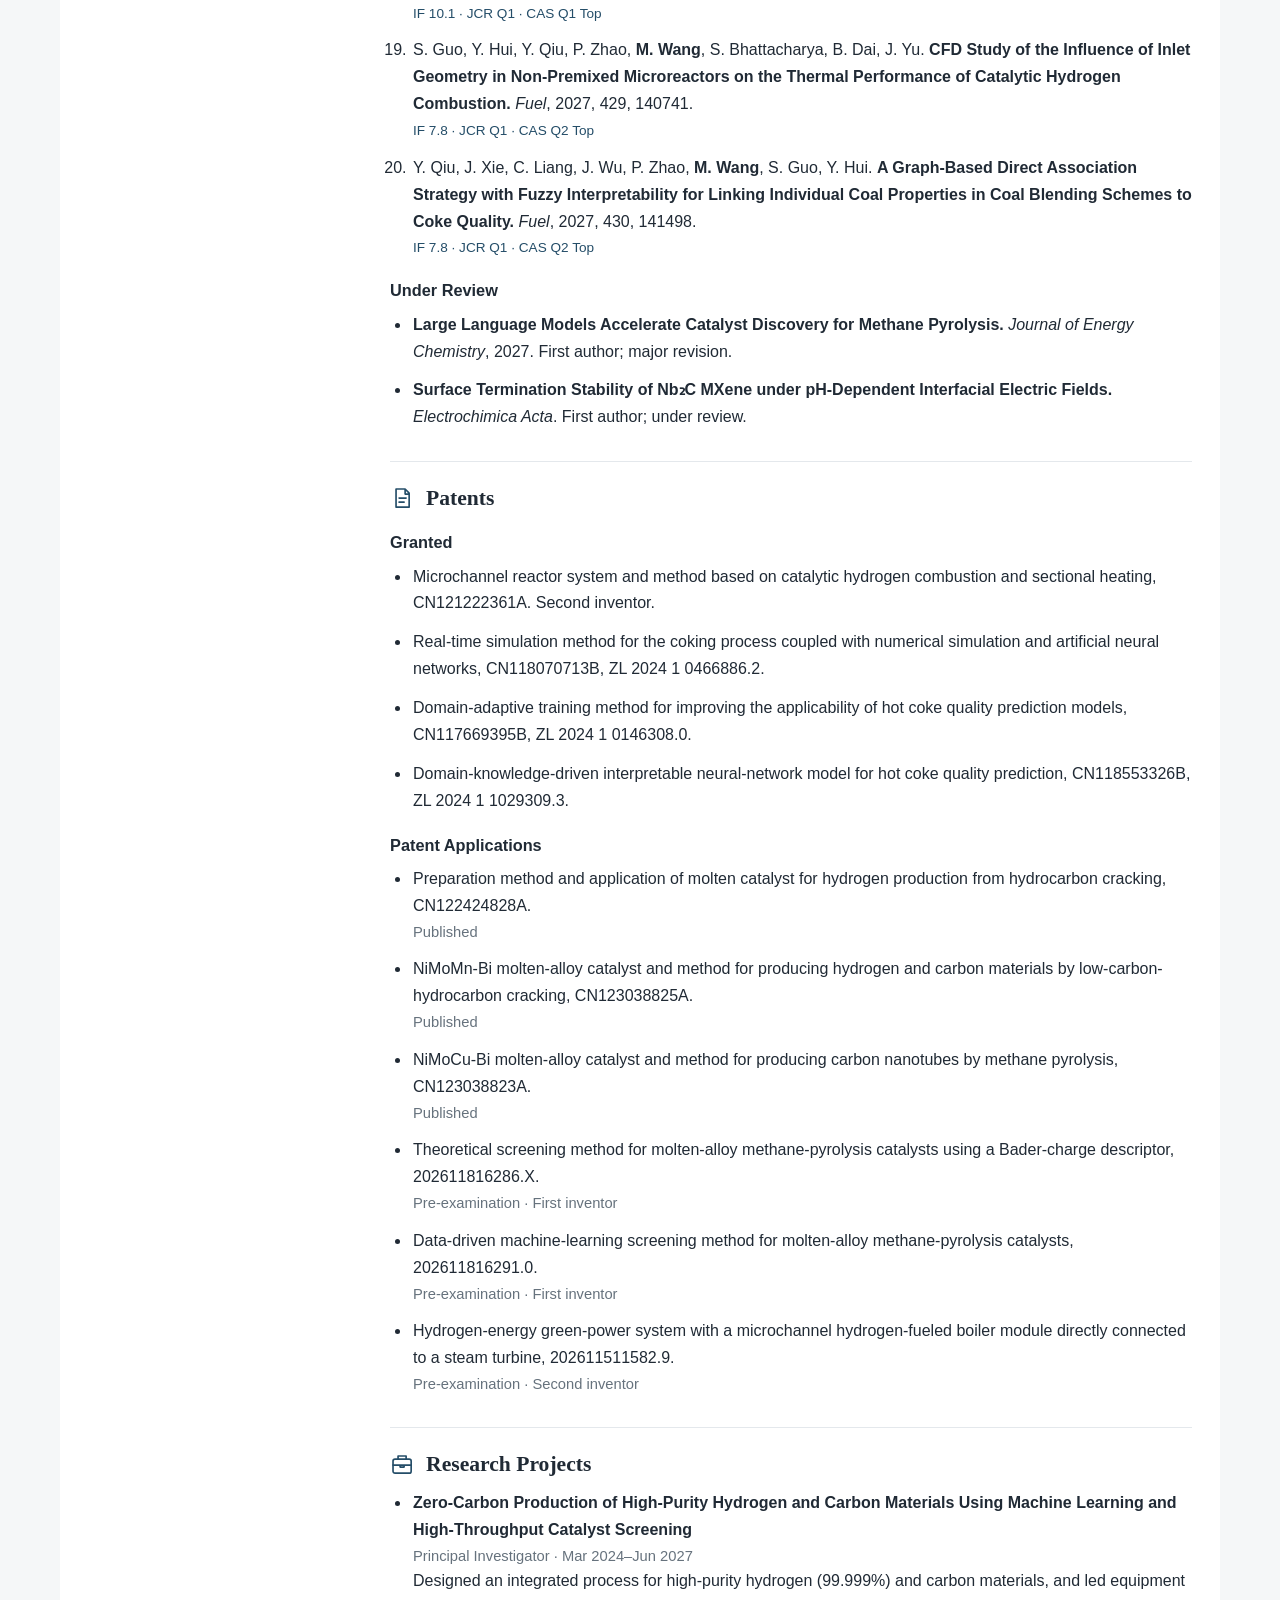
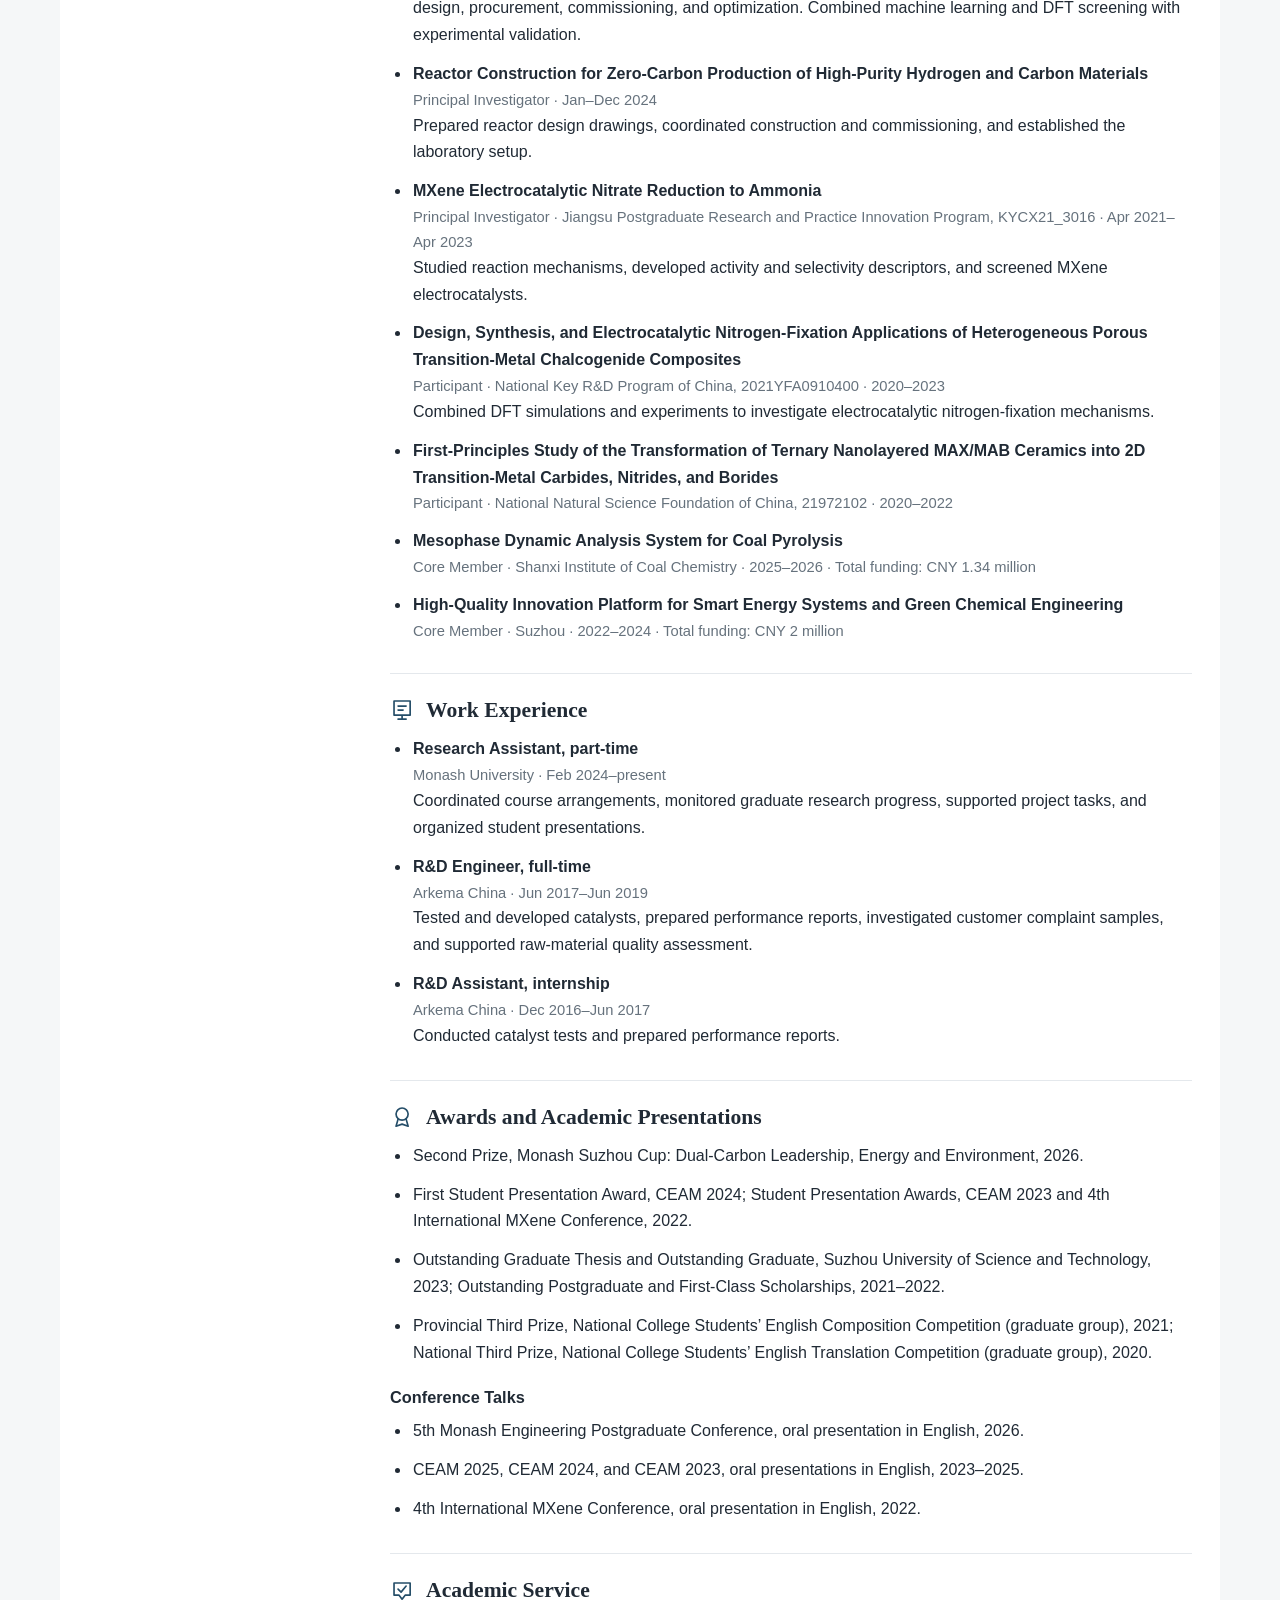
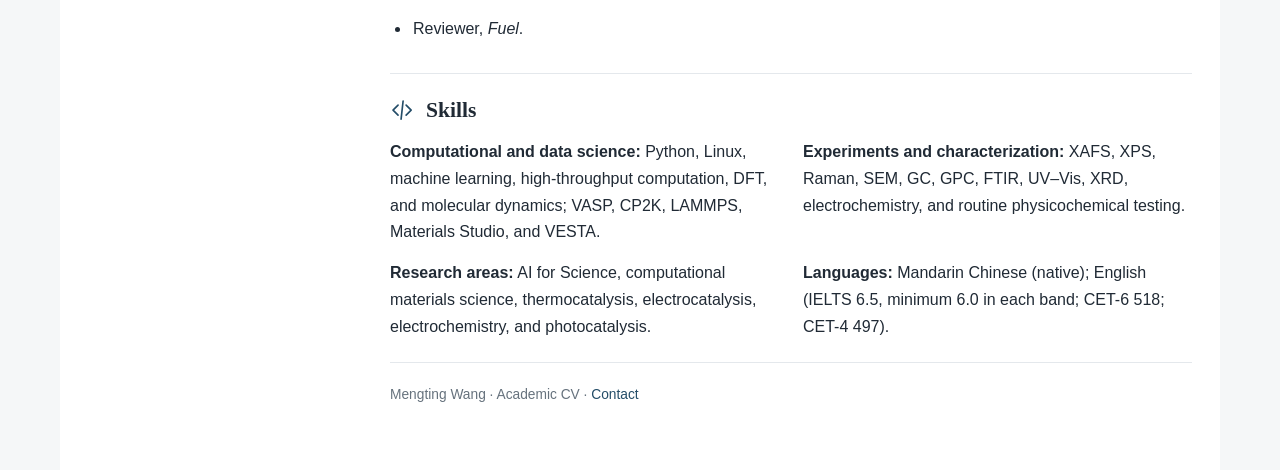
<file: en/index.html>
<!doctype html>
<html lang="en">
<head>
  <meta charset="utf-8">
  <meta name="viewport" content="width=device-width, initial-scale=1">
  <meta name="description" content="Academic CV of Mengting Wang, PhD candidate in Materials Science and Engineering at Monash University.">
  <title>Mengting Wang | Academic CV</title>
  <link rel="stylesheet" href="../assets/cv.css?v=sidebar-icons">
</head>
<body>
  <nav class="site-nav" aria-label="Language and page navigation">
    <a href="../zh/index.html">中文</a><a href="https://github.com/mengting-666" target="_blank" rel="noreferrer">GitHub</a><a href="#education">Education</a><a href="#publications">Publications</a><a href="#projects">Projects</a>
  </nav>
  <div class="page">
    <aside class="profile">
      <img class="portrait" src="../assets/portrait.jpg" width="420" height="588" alt="Portrait of Mengting Wang">
      <h1>Mengting Wang</h1>
      <p class="name-en">王梦婷</p>
      <p><span class="sidebar-row"><svg class="sidebar-icon" width="16" height="16" viewBox="0 0 24 24" fill="none" stroke="currentColor" stroke-width="1.65" stroke-linecap="round" stroke-linejoin="round" aria-hidden="true" focusable="false"><path d="m2 9 10-5 10 5-10 5-10-5Zm5 3v4c3 3 7 3 10 0v-4m5-3v6"/></svg><span>PhD Candidate</span></span><span class="sidebar-row"><svg class="sidebar-icon" width="16" height="16" viewBox="0 0 24 24" fill="none" stroke="currentColor" stroke-width="1.65" stroke-linecap="round" stroke-linejoin="round" aria-hidden="true" focusable="false"><path d="m12 3 8 4.5v9L12 21l-8-4.5v-9L12 3Zm-8 4.5 8 4.5 8-4.5M12 12v9m-4-15.75 8 4.5"/></svg><span>Materials Science and Engineering</span></span><span class="sidebar-row"><svg class="sidebar-icon" width="16" height="16" viewBox="0 0 24 24" fill="none" stroke="currentColor" stroke-width="1.65" stroke-linecap="round" stroke-linejoin="round" aria-hidden="true" focusable="false"><path d="M3 9h18L12 3 3 9Zm2 3v6m5-6v6m4-6v6m5-6v6M3 21h18"/></svg><span>Monash University</span></span></p>
      <p><span class="sidebar-row"><svg class="sidebar-icon" width="16" height="16" viewBox="0 0 24 24" fill="none" stroke="currentColor" stroke-width="1.65" stroke-linecap="round" stroke-linejoin="round" aria-hidden="true" focusable="false"><circle cx="12" cy="8.5" r="5"/><path d="m8.5 12-2 8 5.5-2.5 5.5 2.5-2-8"/></svg><span>Full scholarship</span></span><span class="sidebar-row"><svg class="sidebar-icon" width="16" height="16" viewBox="0 0 24 24" fill="none" stroke="currentColor" stroke-width="1.65" stroke-linecap="round" stroke-linejoin="round" aria-hidden="true" focusable="false"><rect x="3" y="5" width="18" height="16" rx="2"/><path d="M7 3v4m10-4v4M3 10h18m-12 6 2 2 4-4"/></svg><span>Expected completion: June 2027</span></span></p>
      <div class="contact">
        <p><a class="sidebar-row" href="mailto:1906593216@qq.com"><svg class="sidebar-icon" width="16" height="16" viewBox="0 0 24 24" fill="none" stroke="currentColor" stroke-width="1.65" stroke-linecap="round" stroke-linejoin="round" aria-hidden="true" focusable="false"><rect x="3" y="5" width="18" height="14" rx="2"/><path d="m4 7 8 6 8-6"/></svg><span>1906593216@qq.com</span></a></p>
        <p><a class="sidebar-row" href="https://orcid.org/0009-0003-5096-1766" target="_blank" rel="noreferrer"><svg class="sidebar-icon" width="16" height="16" viewBox="0 0 24 24" fill="none" stroke="currentColor" stroke-width="1.65" stroke-linecap="round" stroke-linejoin="round" aria-hidden="true" focusable="false"><rect x="3" y="5" width="18" height="14" rx="2"/><circle cx="8.5" cy="10" r="1.4"/><path d="M6 15c0-2.2 5-2.2 5 0m3-5h4m-4 4h4"/></svg><span>ORCID 0009-0003-5096-1766</span></a></p>
        <p><a class="sidebar-row" href="https://github.com/mengting-666" target="_blank" rel="noreferrer"><svg class="sidebar-icon" width="16" height="16" viewBox="0 0 24 24" fill="none" stroke="currentColor" stroke-width="1.65" stroke-linecap="round" stroke-linejoin="round" aria-hidden="true" focusable="false"><path d="M8.5 21v-3c0-1 .4-1.6.8-2-3.2-.4-6.3-1.5-6.3-6.2 0-1.4.5-2.6 1.4-3.5-.2-.7-.3-2 .2-3.3 0 0 1.1-.3 3.7 1.4a13.8 13.8 0 0 1 7.4 0c2.6-1.7 3.7-1.4 3.7-1.4.5 1.3.4 2.6.2 3.3.9.9 1.4 2.1 1.4 3.5 0 4.7-3.1 5.8-6.3 6.2.4.4.8 1 .8 2v3m-7-2c-3.6 1-4.4-1.8-5.5-2.3"/></svg><span>GitHub / mengting-666</span></a></p>
      </div>
      <nav class="mini-nav" aria-label="CV sections">
        <a href="#profile">Research Profile</a><a href="#education">Education</a><a href="#publications">Publications</a>
        <a href="#patents">Patents</a><a href="#projects">Research Projects</a><a href="#experience">Experience</a>
        <a href="#service">Academic Service</a><a href="#skills">Skills</a>
      </nav>
    </aside>
    <main class="content">
      <header class="hero">
        <div class="eyebrow">Academic CV</div>
        <h2>Mengting Wang</h2>
        <p>My research combines AI for Science, computational materials science, machine learning, high-throughput computation, density functional theory, molecular dynamics, and experimental validation to study catalyst design and reaction mechanisms in hydrogen production, carbon-material synthesis, and electrocatalysis.</p>
        <div class="actions"><button type="button" onclick="window.print()">Print / Save as PDF</button><a href="../zh/index.html">中文版</a><a href="https://github.com/mengting-666" target="_blank" rel="noreferrer">GitHub</a></div>
      </header>

      <section class="section" id="downloads">
        <h2><svg class="section-icon" viewBox="0 0 24 24" fill="none" stroke="currentColor" stroke-width="1.65" stroke-linecap="round" stroke-linejoin="round" aria-hidden="true" focusable="false"><path d="M12 3v12m-4-4 4 4 4-4M4 16v4a1 1 0 0 0 1 1h14a1 1 0 0 0 1-1v-4"/></svg>Download CV</h2>
        <ul class="item-list">
          <li><a href="../files/CV_Chinese.pdf" download>下载中文版简历（PDF）</a></li>
          <li><a href="../files/CV_English.pdf" download>Download English CV (PDF)</a></li>
        </ul>
      </section>

      <section class="section" id="profile">
        <h2><svg class="section-icon" viewBox="0 0 24 24" fill="none" stroke="currentColor" stroke-width="1.65" stroke-linecap="round" stroke-linejoin="round" aria-hidden="true" focusable="false"><circle cx="12" cy="7" r="3"/><path d="M5 21v-2a7 7 0 0 1 14 0v2"/></svg>Research Profile</h2>
        <p>I am a PhD candidate in Materials Science and Engineering at Monash University (2027QS:31), supported by a full scholarship. My work combines AI for Science, machine-learning-assisted materials discovery, high-throughput computation, DFT and molecular dynamics with experimental validation. Application areas include zero-carbon hydrogen production, methane pyrolysis for carbon materials, alloy catalysis, and MXene electrocatalytic nitrate reduction to ammonia. I have published eight first- or co-first-author journal papers; my work has received over 1,000 Google Scholar citations. I have filed 10 invention and other IP applications, four granted.</p>
      </section>

      <section class="section" id="education">
        <h2><svg class="section-icon" viewBox="0 0 24 24" fill="none" stroke="currentColor" stroke-width="1.65" stroke-linecap="round" stroke-linejoin="round" aria-hidden="true" focusable="false"><path d="m2 9 10-5 10 5-10 5-10-5Zm5 3v4c3 3 7 3 10 0v-4m5-3v6"/></svg>Education</h2>
        <ul class="item-list">
          <li><strong>PhD, Materials Science and Engineering</strong><span class="meta education-meta"><strong>Monash University(2027QS:31), Melbourne, Australia</strong> · <strong>Aug 2023–present</strong> · Full scholarship; expected June 2027</span><span class="meta">Supervisors: Professor Jianglong Yu, Professor Sankar Bhattacharya, and Associate Professor Baiqian Dai</span></li>
          <li><strong>MSc, Materials Science and Engineering</strong><span class="meta education-meta"><strong>Suzhou University of Science and Technology</strong> · <strong>Sep 2020–Jun 2023</strong></span><span class="meta">Supervisors: Academician Changming Li and Associate Professor Tao Hu</span></li>
          <li><strong>BSc, Materials Science and Engineering</strong><span class="meta education-meta"><strong>Suzhou University of Technology</strong> · <strong>Sep 2013–Jun 2017</strong></span><span class="meta">Supervisor: Professor Dianyu Chen</span></li>
        </ul>
      </section>

      <section class="section" id="publications">
        <h2><svg class="section-icon" viewBox="0 0 24 24" fill="none" stroke="currentColor" stroke-width="1.65" stroke-linecap="round" stroke-linejoin="round" aria-hidden="true" focusable="false"><path d="M4 19V5a2 2 0 0 1 2-2h14v18H6a2 2 0 0 1 0-4h14M8 7h8m-8 4h6"/></svg>Journal Publications</h2>
        <h3>Published</h3>
        <ol class="pub-list">
          <li><strong class="own-author">M. Wang</strong>, Y. Hui, D. He, X. Yan, R. Zhang, S. Guo, M. Li, Y. Qiu, P. Zhao, S. Bhattacharya, B. Dai, J. Yu. <strong>Mn-Regulated Quaternary Molten Alloys for CO₂-Free Hydrogen Production via Methane Pyrolysis.</strong> <em>Chemical Engineering Journal</em>, 2026, 550, <a href="https://doi.org/10.1016/j.cej.2026.184296">184296</a>. First author.<span class="journal-metrics">IF 12.5 · JCR Q1 · CAS Q1 Top</span></li>
          <li><strong class="own-author">M. Wang</strong>, Y. Hui, D. He, X. Yan, R. Zhang, S. Guo, M. Li, Y. Qiu, P. Zhao, S. Bhattacharya, B. Dai, J. Yu. <strong>Carbon Nanotube Formation via Catalytic Methane Pyrolysis over Molten NiMoCu-Bi Catalysts.</strong> <em>Fuel</em>, 2027, 431, <a href="https://doi.org/10.1016/j.fuel.2026.141938">141938</a>. First author.<span class="journal-metrics">IF 7.8 · JCR Q1 · CAS Q2 Top</span></li>
          <li><strong class="own-author">M. Wang</strong>, Y. Hui, S. Guo, Y. Qiu, P. Zhao, M. Li, D. He, H. Liu, S. Bhattacharya, B. Dai, J. Yu. <strong>Electronic Origin of Catalytic Methane Pyrolysis on NiMoM-Bi Alloys: A Bader Charge Descriptor.</strong> <em>Fuel</em>, 2027, 430, 141380. First author.<span class="journal-metrics">IF 7.8 · JCR Q1 · CAS Q2 Top</span></li>
          <li><strong class="own-author">M. Wang</strong>, T. Hu, C. Wang, F. Du, H. Yang, W. Sun, C. Guo, C. M. Li. <strong>Screening MXene-Based Single-Atom Catalysts for Selective Nitrate-to-Ammonia Electroreduction.</strong> <em>Science China Materials</em>, 2023, 66, 2750–2758. First author.<span class="journal-metrics">IF 8.1 · JCR Q1 · CAS Q1 Top</span></li>
          <li><strong class="own-author">M. Wang</strong>, T. Hu, R. Cheng, J. Wang, C. Guo, X. Wang, C. M. Li. <strong>Understanding the Stability Difference between MXenes and TiC Bulk: Insights from DFT Calculations.</strong> <em>Computational Materials Science</em>, 2025, 255, 113932. First author.<span class="journal-metrics">IF 3.7 · JCR Q2 · CAS Q3</span></li>
          <li>T. Hu#, <strong class="own-author">M. Wang#</strong>, C. Guo, C. M. Li. <strong>Functionalized MXenes for Efficient Electrocatalytic Nitrate Reduction to Ammonia.</strong> <em>Journal of Materials Chemistry A</em>, 2022, 10, 8923–8931. Co-first authors.<span class="journal-metrics">IF 14.5 · JCR Q1 · CAS Q1 Top</span></li>
          <li>T. Hu#, <strong class="own-author">M. Wang#</strong>, L. Ren, C. M. Li, C. Guo. <strong>Local Chemical Environment Dependent Nitrate-Reduction-to-Ammonia Performance on Cu-Based Electrocatalysts.</strong> <em>The Journal of Physical Chemistry Letters</em>, 2024, 15, 3258–3266. Co-first authors.<span class="journal-metrics">IF 4.7 · JCR Q2 · CAS Q2 Top</span></li>
          <li>Y. Hui#, <strong class="own-author">M. Wang#</strong>, S. Guo#, S. Akhtar, S. Bhattacharya, B. Dai, J. Yu. <strong>Comprehensive Review of Development and Applications of Hydrogen Energy Technologies in China for Carbon Neutrality: Technology Advances and Challenges.</strong> <em>Energy Conversion and Management</em>, 2024, 315, 118776. Co-first authors.<span class="journal-metrics">IF 10.9 · JCR Q1 · CAS Q1 Top</span></li>
          <li>T. Hu, <strong class="own-author">M. Wang</strong>, C. Cai, R. Cheng, J. Wang, C. Guo, L. Ren, C. M. Li, X. Wang. <strong>Van der Waals Transition Metal Carbo-Chalcogenides: Theoretical Screening and Charge Storage.</strong> <em>Small</em>, 2024, e2402076.<span class="journal-metrics">IF 12.1 · JCR Q1 · CAS Q2 Top</span></li>
          <li>T. Hu, <strong class="own-author">M. Wang</strong>, X. Wang, Y. Zhou, C. Li. <strong>Unraveling Surface Functionalization of Cr₂B₂T₂ (T = OH, O, Cl, H) MBene by First-Principles Calculations.</strong> <em>Computational Materials Science</em>, 2021, 199, 110810.<span class="journal-metrics">IF 3.572 · JCR Q2 · CAS Q3</span></li>
          <li>K. Zeng, <strong class="own-author">M. Wang</strong>, D. Yang, Y. Wang, T. Hu, Y. Zheng, Z. Li, M. Liu. <strong>Glycine Grafted Metal Organic Framework Boosting Li⁺ Diffusion Kinetics towards High-Stability Lithium Metal Anode.</strong> <em>Chemical Engineering Journal</em>, 2025, 503, 158396.<span class="journal-metrics">IF 12.5 · JCR Q1 · CAS Q1 Top</span></li>
          <li>T. Hu, C. Wang, <strong class="own-author">M. Wang</strong>, C. M. Li, C. Guo. <strong>Theoretical Insights into Superior Nitrate Reduction to Ammonia Performance of Copper Catalysts.</strong> <em>ACS Catalysis</em>, 2021, 11, 14417–14427.<span class="journal-metrics">IF 13.700 · JCR Q1 · CAS Q1 Top</span></li>
          <li>X. Yan, A. Yu, X. Ren, <strong class="own-author">M. Wang</strong>, H. He, R. Zhang, Z. Wu, B. Qian, S. Zhou, B. Dai. <strong>Alcohol-Assisted Hydrothermal Synthesis of Facet-Engineered MgO: Molecular Structure Effects on CO₂ Adsorption at High Temperature.</strong> <em>Chemical Engineering Journal</em>, 2026, 172944.<span class="journal-metrics">IF 12.5 · JCR Q1 · CAS Q1 Top</span></li>
          <li>Y. Qiu, Y. Hui, P. Zhao, <strong class="own-author">M. Wang</strong>, S. Guo, B. Dai, J. Dou, S. Bhattacharya, J. Yu. <strong>The Employment of Domain Adaptation Strategy for Improving the Applicability of Neural Network-Based Coke Quality Prediction for Smart Cokemaking Process.</strong> <em>Fuel</em>, 2024, 372, 132162.<span class="journal-metrics">IF 7.5 · JCR Q1 · CAS Q1 Top</span></li>
          <li>P. Zhao, Y. Hui, Y. Qiu, <strong class="own-author">M. Wang</strong>, S. Guo, B. Dai, J. Dou, S. Bhattacharya, J. Yu. <strong>A Machine Learning and CFD Modeling Hybrid Approach for Predicting Real-Time Heat Transfer during Cokemaking Processes.</strong> <em>Fuel</em>, 2024, 373, 132273.<span class="journal-metrics">IF 7.5 · JCR Q1 · CAS Q1 Top</span></li>
          <li>Z. Liu, X. Huang, X. Liu, J. Liu, <strong class="own-author">M. Wang</strong>, T. Ding, L. Yan, Z. Zhang, G. Shi. <strong>Electrochemical Synthesis of Metasequoia-Like Reduced Graphene Oxide Coated Cobalt-Silver Catalyst for Stable and Efficient Electrocatalytic Nitrate Reduction to Ammonia.</strong> <em>Small</em>, 2025, 21, e2408566.<span class="journal-metrics">IF 11.8 · JCR Q1 · CAS Q2 Top</span></li>
          <li>S. Guo, Y. Hui, Y. Qiu, P. Zhao, <strong class="own-author">M. Wang</strong>, S. Bhattacharya, B. Dai, J. Yu. <strong>Thermal Performance and Mechanistic Role of U-Bend Number in Microchannel Catalytic Hydrogen Combustion: A CFD-Based Study.</strong> <em>Energy</em>, 2026, 352, 140921.<span class="journal-metrics">IF 10.1 · JCR Q1 · CAS Q1 Top</span></li>
          <li>S. Guo, Y. Hui, Y. Qiu, P. Zhao, <strong class="own-author">M. Wang</strong>, M. Li, S. Bhattacharya, B. Dai, J. Yu. <strong>Kinetic Anchoring for Interpretable Machine Learning of Thermal Performance in Catalytic Hydrogen Combustion Microchannel Reactors.</strong> <em>Energy</em>, 2026, 367. <a href="https://doi.org/10.1016/j.energy.2026.142923">doi:10.1016/j.energy.2026.142923</a>.<span class="journal-metrics">IF 10.1 · JCR Q1 · CAS Q1 Top</span></li>
          <li>S. Guo, Y. Hui, Y. Qiu, P. Zhao, <strong class="own-author">M. Wang</strong>, S. Bhattacharya, B. Dai, J. Yu. <strong>CFD Study of the Influence of Inlet Geometry in Non-Premixed Microreactors on the Thermal Performance of Catalytic Hydrogen Combustion.</strong> <em>Fuel</em>, 2027, 429, 140741.<span class="journal-metrics">IF 7.8 · JCR Q1 · CAS Q2 Top</span></li>
          <li>Y. Qiu, J. Xie, C. Liang, J. Wu, P. Zhao, <strong class="own-author">M. Wang</strong>, S. Guo, Y. Hui. <strong>A Graph-Based Direct Association Strategy with Fuzzy Interpretability for Linking Individual Coal Properties in Coal Blending Schemes to Coke Quality.</strong> <em>Fuel</em>, 2027, 430, 141498.<span class="journal-metrics">IF 7.8 · JCR Q1 · CAS Q2 Top</span></li>
        </ol>
        <h3>Under Review</h3>
        <ul class="item-list">
          <li><strong>Large Language Models Accelerate Catalyst Discovery for Methane Pyrolysis.</strong> <em>Journal of Energy Chemistry</em>, 2027. First author; major revision.</li>
          <li><strong>Surface Termination Stability of Nb₂C MXene under pH-Dependent Interfacial Electric Fields.</strong> <em>Electrochimica Acta</em>. First author; under review.</li>
        </ul>
      </section>

      <section class="section" id="patents">
        <h2><svg class="section-icon" viewBox="0 0 24 24" fill="none" stroke="currentColor" stroke-width="1.65" stroke-linecap="round" stroke-linejoin="round" aria-hidden="true" focusable="false"><path d="M6 3h9l4 4v14H6V3Zm9 0v5h4M9 12h7m-7 4h5"/></svg>Patents</h2>
        <h3>Granted</h3>
        <ul class="item-list">
          <li>Microchannel reactor system and method based on catalytic hydrogen combustion and sectional heating, CN121222361A. Second inventor.</li>
          <li>Real-time simulation method for the coking process coupled with numerical simulation and artificial neural networks, CN118070713B, ZL 2024 1 0466886.2.</li>
          <li>Domain-adaptive training method for improving the applicability of hot coke quality prediction models, CN117669395B, ZL 2024 1 0146308.0.</li>
          <li>Domain-knowledge-driven interpretable neural-network model for hot coke quality prediction, CN118553326B, ZL 2024 1 1029309.3.</li>
        </ul>
        <h3>Patent Applications</h3>
        <ul class="item-list">
          <li>Preparation method and application of molten catalyst for hydrogen production from hydrocarbon cracking, CN122424828A. <span class="meta">Published</span></li>
          <li>NiMoMn-Bi molten-alloy catalyst and method for producing hydrogen and carbon materials by low-carbon-hydrocarbon cracking, CN123038825A. <span class="meta">Published</span></li>
          <li>NiMoCu-Bi molten-alloy catalyst and method for producing carbon nanotubes by methane pyrolysis, CN123038823A. <span class="meta">Published</span></li>
          <li>Theoretical screening method for molten-alloy methane-pyrolysis catalysts using a Bader-charge descriptor, 202611816286.X. <span class="meta">Pre-examination · First inventor</span></li>
          <li>Data-driven machine-learning screening method for molten-alloy methane-pyrolysis catalysts, 202611816291.0. <span class="meta">Pre-examination · First inventor</span></li>
          <li>Hydrogen-energy green-power system with a microchannel hydrogen-fueled boiler module directly connected to a steam turbine, 202611511582.9. <span class="meta">Pre-examination · Second inventor</span></li>
        </ul>
      </section>

      <section class="section" id="projects">
        <h2><svg class="section-icon" viewBox="0 0 24 24" fill="none" stroke="currentColor" stroke-width="1.65" stroke-linecap="round" stroke-linejoin="round" aria-hidden="true" focusable="false"><rect x="3" y="7" width="18" height="14" rx="2"/><path d="M8 7V4h8v3M3 13h18m-11 0v2h4v-2"/></svg>Research Projects</h2>
        <ul class="item-list">
          <li><strong>Zero-Carbon Production of High-Purity Hydrogen and Carbon Materials Using Machine Learning and High-Throughput Catalyst Screening</strong><span class="meta">Principal Investigator · Mar 2024–Jun 2027</span>Designed an integrated process for high-purity hydrogen (99.999%) and carbon materials, and led equipment design, procurement, commissioning, and optimization. Combined machine learning and DFT screening with experimental validation.</li>
          <li><strong>Reactor Construction for Zero-Carbon Production of High-Purity Hydrogen and Carbon Materials</strong><span class="meta">Principal Investigator · Jan–Dec 2024</span>Prepared reactor design drawings, coordinated construction and commissioning, and established the laboratory setup.</li>
          <li><strong>MXene Electrocatalytic Nitrate Reduction to Ammonia</strong><span class="meta">Principal Investigator · Jiangsu Postgraduate Research and Practice Innovation Program, KYCX21_3016 · Apr 2021–Apr 2023</span>Studied reaction mechanisms, developed activity and selectivity descriptors, and screened MXene electrocatalysts.</li>
          <li><strong>Design, Synthesis, and Electrocatalytic Nitrogen-Fixation Applications of Heterogeneous Porous Transition-Metal Chalcogenide Composites</strong><span class="meta">Participant · National Key R&amp;D Program of China, 2021YFA0910400 · 2020–2023</span>Combined DFT simulations and experiments to investigate electrocatalytic nitrogen-fixation mechanisms.</li>
          <li><strong>First-Principles Study of the Transformation of Ternary Nanolayered MAX/MAB Ceramics into 2D Transition-Metal Carbides, Nitrides, and Borides</strong><span class="meta">Participant · National Natural Science Foundation of China, 21972102 · 2020–2022</span></li>
          <li><strong>Mesophase Dynamic Analysis System for Coal Pyrolysis</strong><span class="meta">Core Member · Shanxi Institute of Coal Chemistry · 2025–2026 · Total funding: CNY 1.34 million</span></li>
          <li><strong>High-Quality Innovation Platform for Smart Energy Systems and Green Chemical Engineering</strong><span class="meta">Core Member · Suzhou · 2022–2024 · Total funding: CNY 2 million</span></li>
        </ul>
      </section>

      <section class="section" id="experience">
        <h2><svg class="section-icon" viewBox="0 0 24 24" fill="none" stroke="currentColor" stroke-width="1.65" stroke-linecap="round" stroke-linejoin="round" aria-hidden="true" focusable="false"><path d="M8 21h8m-4-4v4M4 3h16v14H4zM8 8h8m-8 4h5"/></svg>Work Experience</h2>
        <ul class="item-list">
          <li><strong>Research Assistant, part-time</strong><span class="meta">Monash University · Feb 2024–present</span>Coordinated course arrangements, monitored graduate research progress, supported project tasks, and organized student presentations.</li>
          <li><strong>R&amp;D Engineer, full-time</strong><span class="meta">Arkema China · Jun 2017–Jun 2019</span>Tested and developed catalysts, prepared performance reports, investigated customer complaint samples, and supported raw-material quality assessment.</li>
          <li><strong>R&amp;D Assistant, internship</strong><span class="meta">Arkema China · Dec 2016–Jun 2017</span>Conducted catalyst tests and prepared performance reports.</li>
        </ul>
      </section>

      <section class="section" id="awards">
        <h2><svg class="section-icon" viewBox="0 0 24 24" fill="none" stroke="currentColor" stroke-width="1.65" stroke-linecap="round" stroke-linejoin="round" aria-hidden="true" focusable="false"><circle cx="12" cy="9" r="6"/><path d="m8 14-2 7 6-2 6 2-2-7"/></svg>Awards and Academic Presentations</h2>
        <ul class="item-list">
          <li>Second Prize, Monash Suzhou Cup: Dual-Carbon Leadership, Energy and Environment, 2026.</li>
          <li>First Student Presentation Award, CEAM 2024; Student Presentation Awards, CEAM 2023 and 4th International MXene Conference, 2022.</li>
          <li>Outstanding Graduate Thesis and Outstanding Graduate, Suzhou University of Science and Technology, 2023; Outstanding Postgraduate and First-Class Scholarships, 2021–2022.</li>
          <li>Provincial Third Prize, National College Students’ English Composition Competition (graduate group), 2021; National Third Prize, National College Students’ English Translation Competition (graduate group), 2020.</li>
        </ul>
        <h3>Conference Talks</h3>
        <ul class="item-list">
          <li>5th Monash Engineering Postgraduate Conference, oral presentation in English, 2026.</li>
          <li>CEAM 2025, CEAM 2024, and CEAM 2023, oral presentations in English, 2023–2025.</li>
          <li>4th International MXene Conference, oral presentation in English, 2022.</li>
        </ul>
      </section>

      <section class="section" id="service">
        <h2><svg class="section-icon" viewBox="0 0 24 24" fill="none" stroke="currentColor" stroke-width="1.65" stroke-linecap="round" stroke-linejoin="round" aria-hidden="true" focusable="false"><path d="M20 5H4v12h5l3 4 3-4h5zM8 11l3 3 5-6"/></svg>Academic Service</h2>
        <ul class="item-list"><li>Reviewer, <em>Fuel</em>.</li></ul>
      </section>

      <section class="section" id="skills">
        <h2><svg class="section-icon" viewBox="0 0 24 24" fill="none" stroke="currentColor" stroke-width="1.65" stroke-linecap="round" stroke-linejoin="round" aria-hidden="true" focusable="false"><path d="m8 7-5 5 5 5m8-10 5 5-5 5m-3-14-2 18"/></svg>Skills</h2>
        <div class="skill-grid">
          <p><strong>Computational and data science:</strong> Python, Linux, machine learning, high-throughput computation, DFT, and molecular dynamics; VASP, CP2K, LAMMPS, Materials Studio, and VESTA.</p>
          <p><strong>Experiments and characterization:</strong> XAFS, XPS, Raman, SEM, GC, GPC, FTIR, UV–Vis, XRD, electrochemistry, and routine physicochemical testing.</p>
          <p><strong>Research areas:</strong> AI for Science, computational materials science, thermocatalysis, electrocatalysis, electrochemistry, and photocatalysis.</p>
          <p><strong>Languages:</strong> Mandarin Chinese (native); English (IELTS 6.5, minimum 6.0 in each band; CET-6 518; CET-4 497).</p>
        </div>
      </section>
      <footer class="footer">Mengting Wang · Academic CV · <a href="mailto:1906593216@qq.com">Contact</a></footer>
    </main>
  </div>
</body>
</html>
</file>
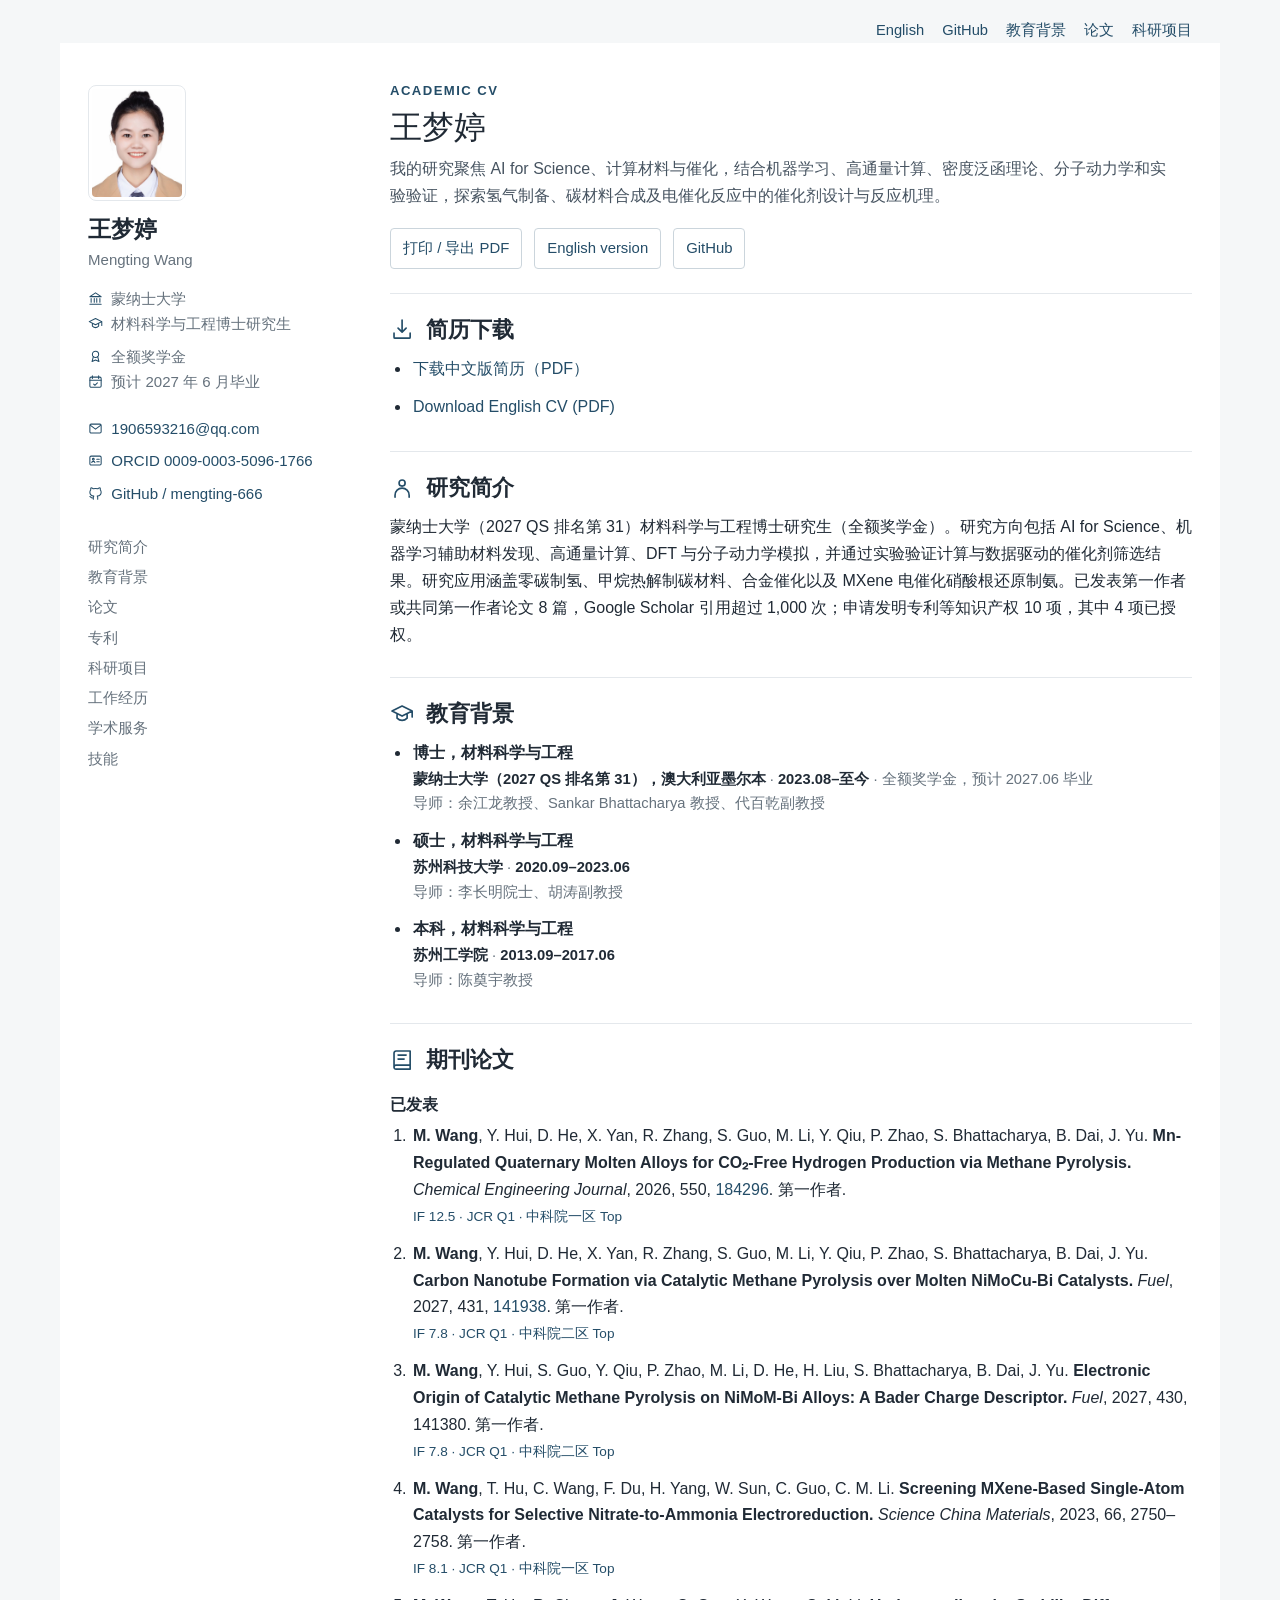
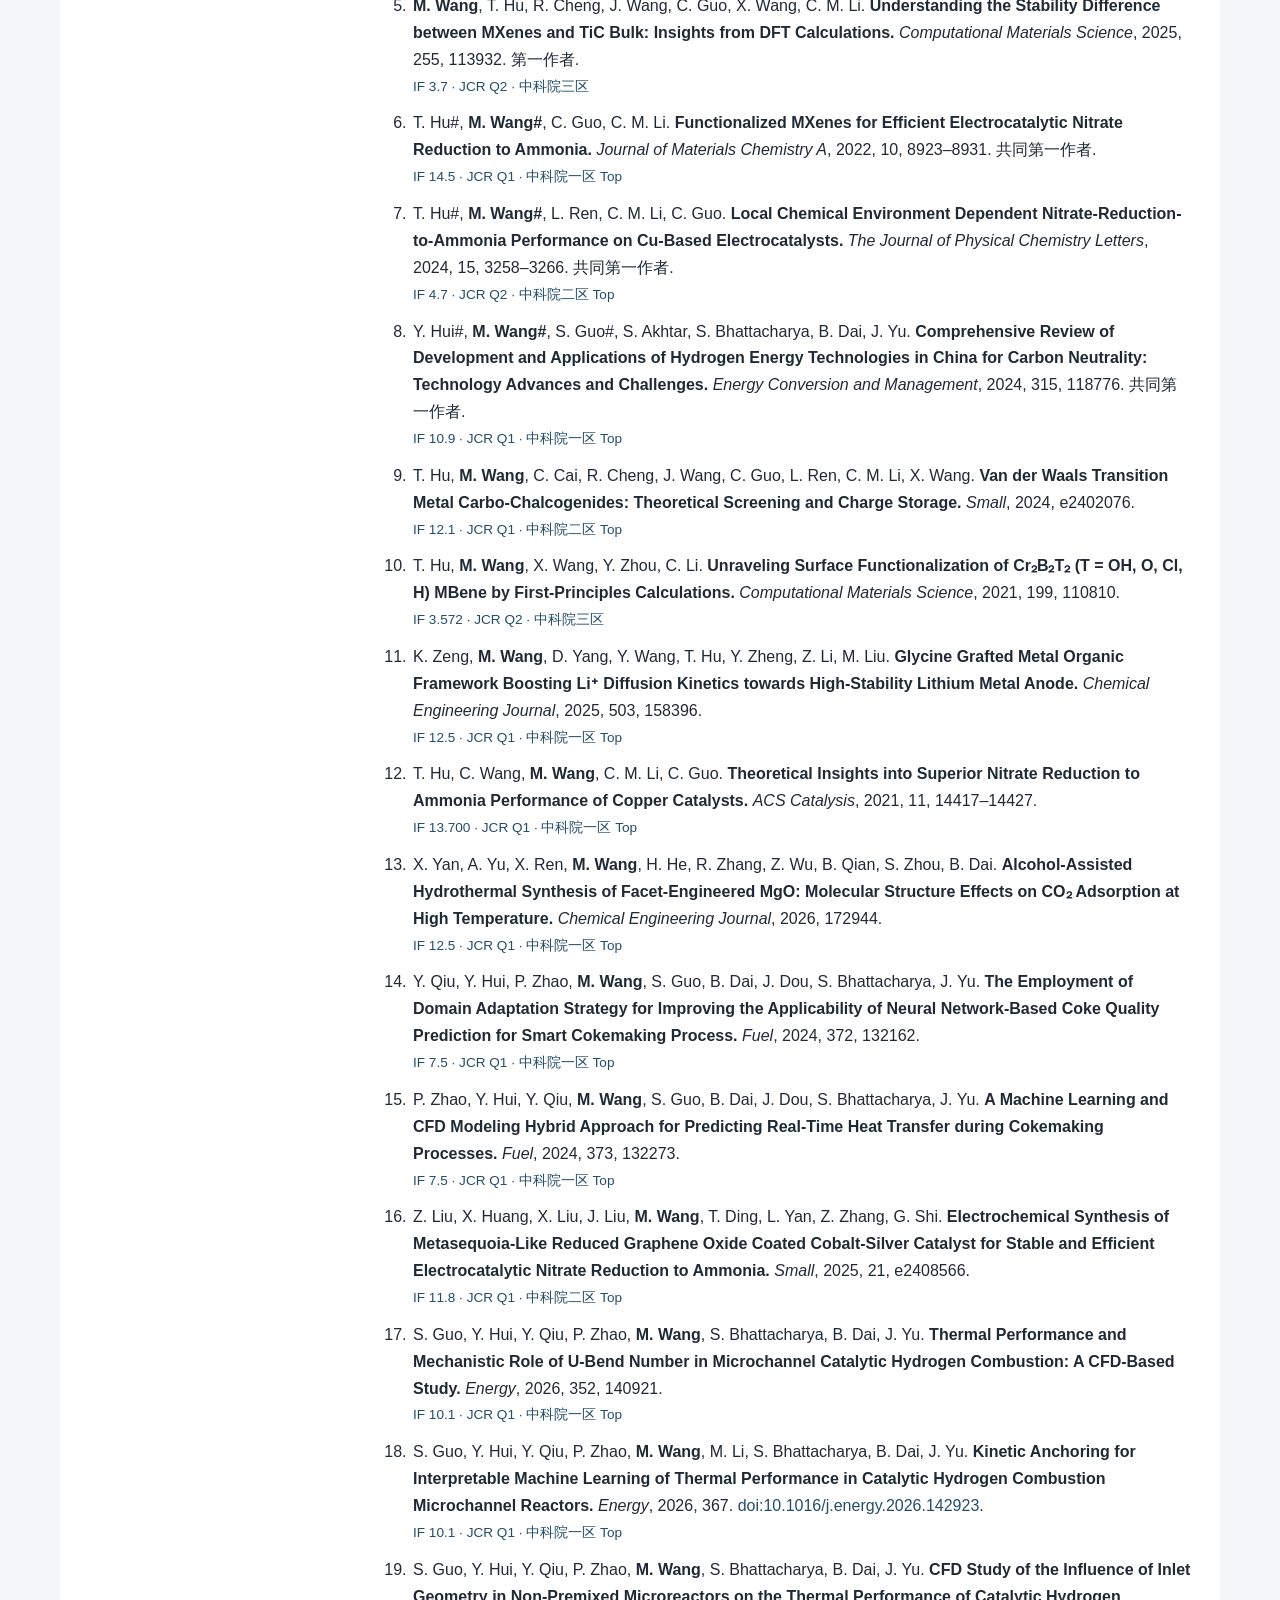
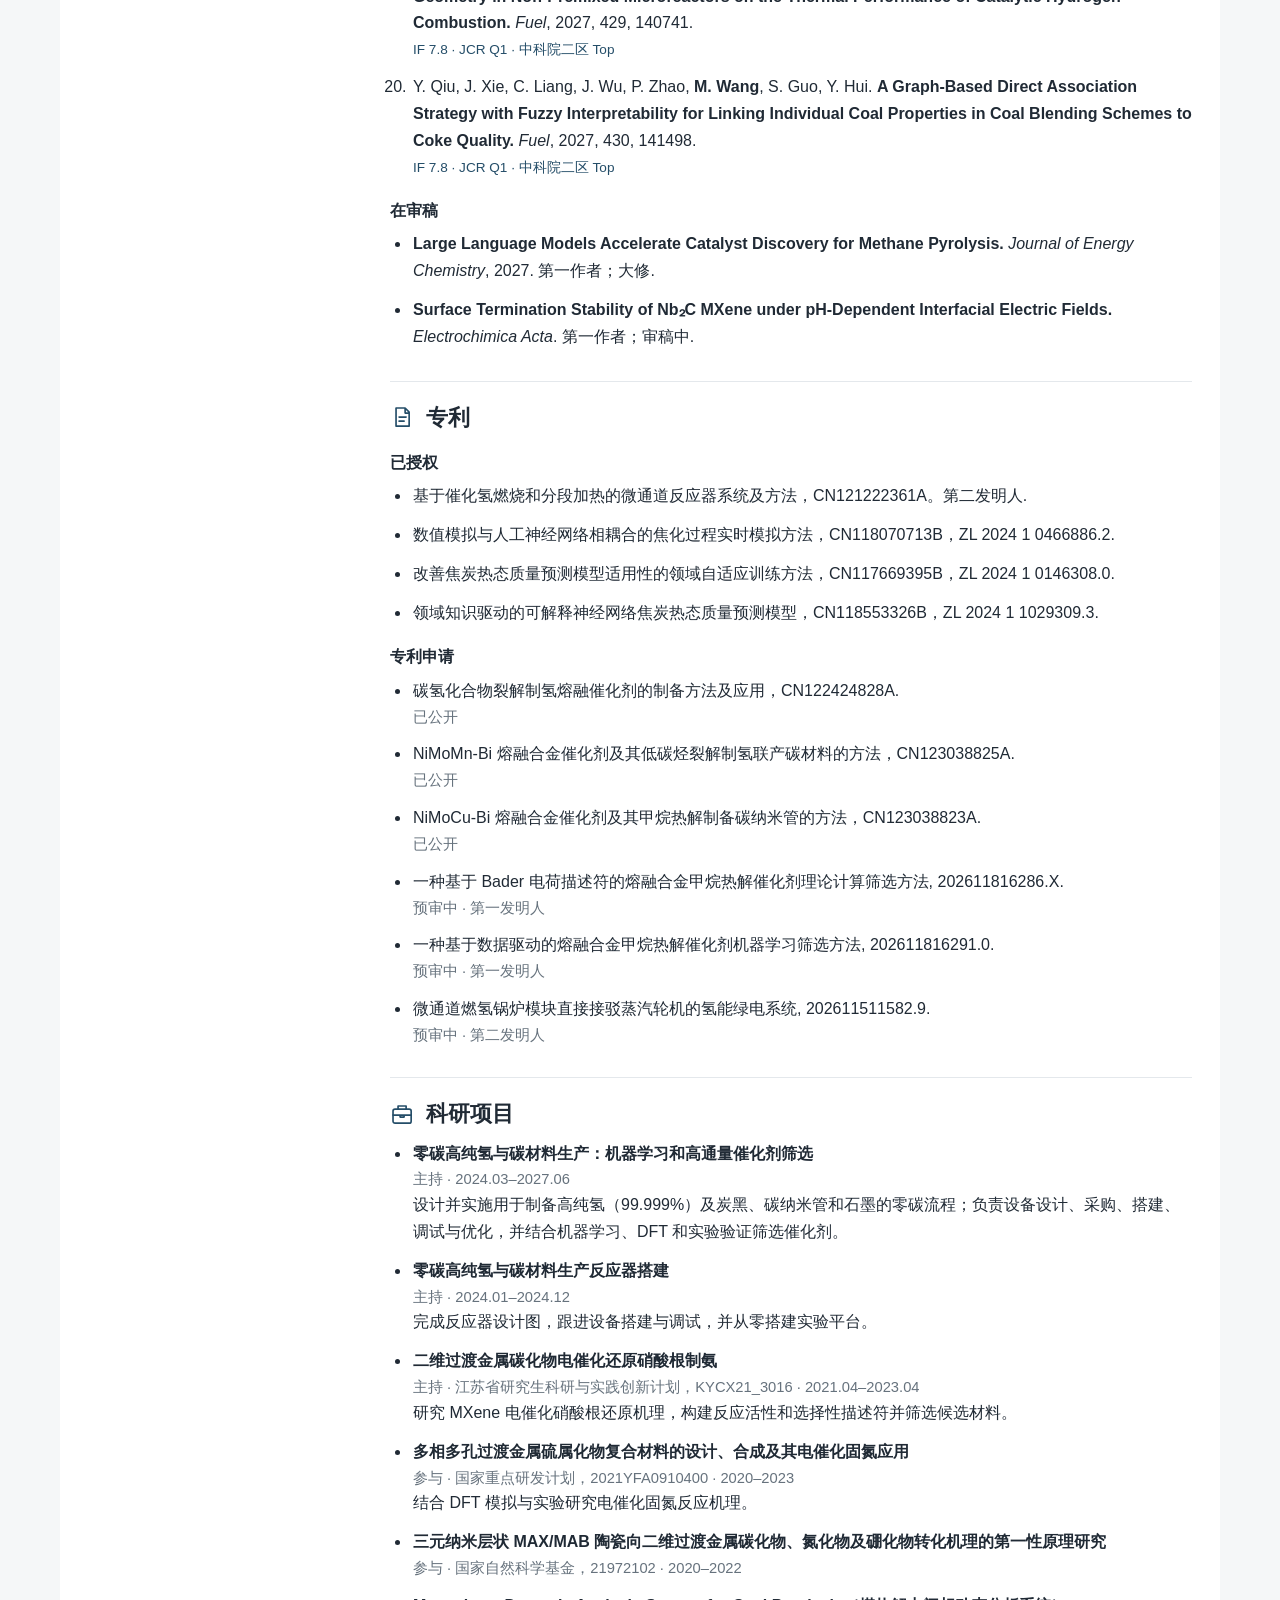
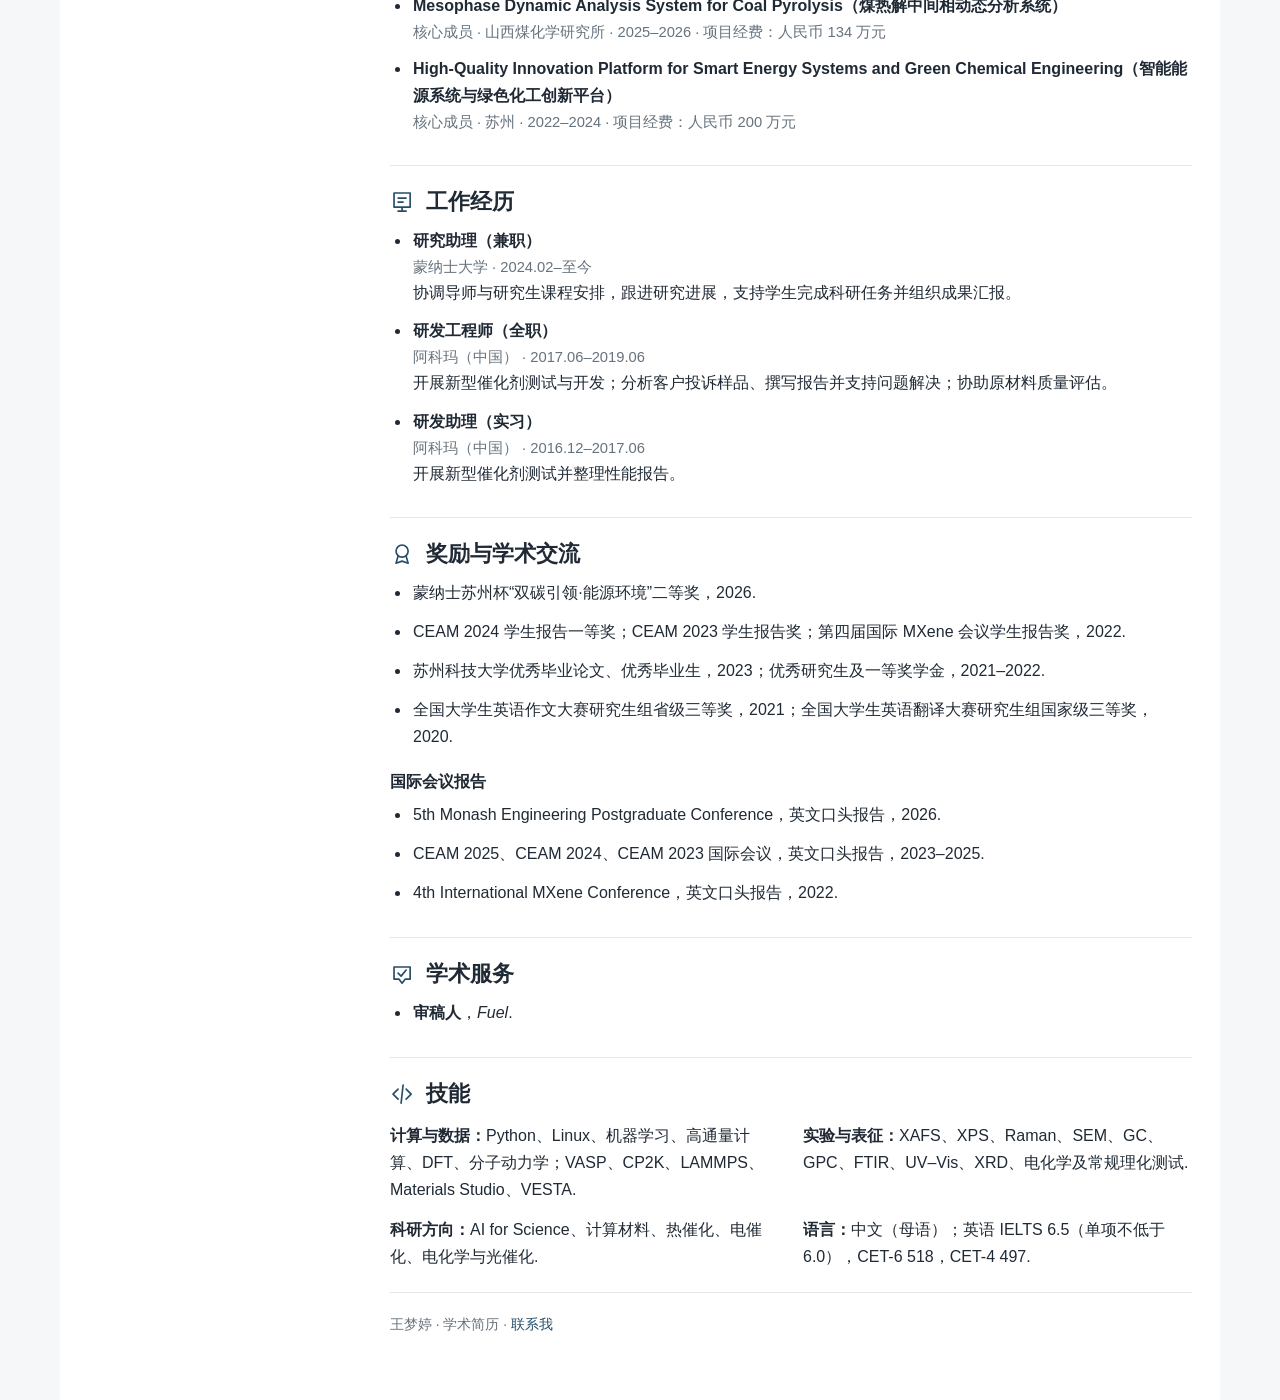
<file: zh/index.html>
<!doctype html>
<html lang="zh-CN">
<head>
  <meta charset="utf-8">
  <meta name="viewport" content="width=device-width, initial-scale=1">
  <meta name="description" content="王梦婷的学术简历：AI for Science、计算材料与催化。">
  <title>王梦婷 | 学术简历</title>
  <link rel="stylesheet" href="../assets/cv.css?v=sidebar-icons">
</head>
<body>
  <nav class="site-nav" aria-label="语言与页面导航">
    <a href="../index.html">English</a>
    <a href="https://github.com/mengting-666" target="_blank" rel="noreferrer">GitHub</a>
    <a href="#education">教育背景</a>
    <a href="#publications">论文</a>
    <a href="#projects">科研项目</a>
  </nav>
  <div class="page">
    <aside class="profile">
      <img class="portrait" src="../assets/portrait.jpg" width="420" height="588" alt="王梦婷的照片">
      <h1>王梦婷</h1>
      <p class="name-en">Mengting Wang</p>
      <p><span class="sidebar-row"><svg class="sidebar-icon" width="16" height="16" viewBox="0 0 24 24" fill="none" stroke="currentColor" stroke-width="1.65" stroke-linecap="round" stroke-linejoin="round" aria-hidden="true" focusable="false"><path d="M3 9h18L12 3 3 9Zm2 3v6m5-6v6m4-6v6m5-6v6M3 21h18"/></svg><span>蒙纳士大学</span></span><span class="sidebar-row"><svg class="sidebar-icon" width="16" height="16" viewBox="0 0 24 24" fill="none" stroke="currentColor" stroke-width="1.65" stroke-linecap="round" stroke-linejoin="round" aria-hidden="true" focusable="false"><path d="m2 9 10-5 10 5-10 5-10-5Zm5 3v4c3 3 7 3 10 0v-4m5-3v6"/></svg><span>材料科学与工程博士研究生</span></span></p>
      <p><span class="sidebar-row"><svg class="sidebar-icon" width="16" height="16" viewBox="0 0 24 24" fill="none" stroke="currentColor" stroke-width="1.65" stroke-linecap="round" stroke-linejoin="round" aria-hidden="true" focusable="false"><circle cx="12" cy="8.5" r="5"/><path d="m8.5 12-2 8 5.5-2.5 5.5 2.5-2-8"/></svg><span>全额奖学金</span></span><span class="sidebar-row"><svg class="sidebar-icon" width="16" height="16" viewBox="0 0 24 24" fill="none" stroke="currentColor" stroke-width="1.65" stroke-linecap="round" stroke-linejoin="round" aria-hidden="true" focusable="false"><rect x="3" y="5" width="18" height="16" rx="2"/><path d="M7 3v4m10-4v4M3 10h18m-12 6 2 2 4-4"/></svg><span>预计 2027 年 6 月毕业</span></span></p>
      <div class="contact">
        <p><a class="sidebar-row" href="mailto:1906593216@qq.com"><svg class="sidebar-icon" width="16" height="16" viewBox="0 0 24 24" fill="none" stroke="currentColor" stroke-width="1.65" stroke-linecap="round" stroke-linejoin="round" aria-hidden="true" focusable="false"><rect x="3" y="5" width="18" height="14" rx="2"/><path d="m4 7 8 6 8-6"/></svg><span>1906593216@qq.com</span></a></p>
        <p><a class="sidebar-row" href="https://orcid.org/0009-0003-5096-1766" target="_blank" rel="noreferrer"><svg class="sidebar-icon" width="16" height="16" viewBox="0 0 24 24" fill="none" stroke="currentColor" stroke-width="1.65" stroke-linecap="round" stroke-linejoin="round" aria-hidden="true" focusable="false"><rect x="3" y="5" width="18" height="14" rx="2"/><circle cx="8.5" cy="10" r="1.4"/><path d="M6 15c0-2.2 5-2.2 5 0m3-5h4m-4 4h4"/></svg><span>ORCID 0009-0003-5096-1766</span></a></p>
        <p><a class="sidebar-row" href="https://github.com/mengting-666" target="_blank" rel="noreferrer"><svg class="sidebar-icon" width="16" height="16" viewBox="0 0 24 24" fill="none" stroke="currentColor" stroke-width="1.65" stroke-linecap="round" stroke-linejoin="round" aria-hidden="true" focusable="false"><path d="M8.5 21v-3c0-1 .4-1.6.8-2-3.2-.4-6.3-1.5-6.3-6.2 0-1.4.5-2.6 1.4-3.5-.2-.7-.3-2 .2-3.3 0 0 1.1-.3 3.7 1.4a13.8 13.8 0 0 1 7.4 0c2.6-1.7 3.7-1.4 3.7-1.4.5 1.3.4 2.6.2 3.3.9.9 1.4 2.1 1.4 3.5 0 4.7-3.1 5.8-6.3 6.2.4.4.8 1 .8 2v3m-7-2c-3.6 1-4.4-1.8-5.5-2.3"/></svg><span>GitHub / mengting-666</span></a></p>
      </div>
      <nav class="mini-nav" aria-label="简历章节">
        <a href="#profile">研究简介</a><a href="#education">教育背景</a><a href="#publications">论文</a>
        <a href="#patents">专利</a><a href="#projects">科研项目</a><a href="#experience">工作经历</a>
        <a href="#service">学术服务</a><a href="#skills">技能</a>
      </nav>
    </aside>
    <main class="content">
      <header class="hero">
        <div class="eyebrow">Academic CV</div>
        <h2>王梦婷</h2>
        <p>我的研究聚焦 AI for Science、计算材料与催化，结合机器学习、高通量计算、密度泛函理论、分子动力学和实验验证，探索氢气制备、碳材料合成及电催化反应中的催化剂设计与反应机理。</p>
        <div class="actions"><button type="button" onclick="window.print()">打印 / 导出 PDF</button><a href="../index.html">English version</a><a href="https://github.com/mengting-666" target="_blank" rel="noreferrer">GitHub</a></div>
      </header>

      <section class="section" id="downloads">
        <h2><svg class="section-icon" viewBox="0 0 24 24" fill="none" stroke="currentColor" stroke-width="1.65" stroke-linecap="round" stroke-linejoin="round" aria-hidden="true" focusable="false"><path d="M12 3v12m-4-4 4 4 4-4M4 16v4a1 1 0 0 0 1 1h14a1 1 0 0 0 1-1v-4"/></svg>简历下载</h2>
        <ul class="item-list">
          <li><a href="../files/CV_Chinese.pdf" download>下载中文版简历（PDF）</a></li>
          <li><a href="../files/CV_English.pdf" download>Download English CV (PDF)</a></li>
        </ul>
      </section>

      <section class="section" id="profile">
        <h2><svg class="section-icon" viewBox="0 0 24 24" fill="none" stroke="currentColor" stroke-width="1.65" stroke-linecap="round" stroke-linejoin="round" aria-hidden="true" focusable="false"><circle cx="12" cy="7" r="3"/><path d="M5 21v-2a7 7 0 0 1 14 0v2"/></svg>研究简介</h2>
        <p>蒙纳士大学（2027 QS 排名第 31）材料科学与工程博士研究生（全额奖学金）。研究方向包括 AI for Science、机器学习辅助材料发现、高通量计算、DFT 与分子动力学模拟，并通过实验验证计算与数据驱动的催化剂筛选结果。研究应用涵盖零碳制氢、甲烷热解制碳材料、合金催化以及 MXene 电催化硝酸根还原制氨。已发表第一作者或共同第一作者论文 8 篇，Google Scholar 引用超过 1,000 次；申请发明专利等知识产权 10 项，其中 4 项已授权。</p>
      </section>

      <section class="section" id="education">
        <h2><svg class="section-icon" viewBox="0 0 24 24" fill="none" stroke="currentColor" stroke-width="1.65" stroke-linecap="round" stroke-linejoin="round" aria-hidden="true" focusable="false"><path d="m2 9 10-5 10 5-10 5-10-5Zm5 3v4c3 3 7 3 10 0v-4m5-3v6"/></svg>教育背景</h2>
        <ul class="item-list">
          <li><strong>博士，材料科学与工程</strong> <span class="meta education-meta"><strong>蒙纳士大学（2027 QS 排名第 31），澳大利亚墨尔本</strong> · <strong>2023.08–至今</strong> · 全额奖学金，预计 2027.06 毕业</span><span class="meta">导师：余江龙教授、Sankar Bhattacharya 教授、代百乾副教授</span></li>
          <li><strong>硕士，材料科学与工程</strong> <span class="meta education-meta"><strong>苏州科技大学</strong> · <strong>2020.09–2023.06</strong></span><span class="meta">导师：李长明院士、胡涛副教授</span></li>
          <li><strong>本科，材料科学与工程</strong> <span class="meta education-meta"><strong>苏州工学院</strong> · <strong>2013.09–2017.06</strong></span><span class="meta">导师：陈奠宇教授</span></li>
        </ul>
      </section>

      <section class="section" id="publications">
        <h2><svg class="section-icon" viewBox="0 0 24 24" fill="none" stroke="currentColor" stroke-width="1.65" stroke-linecap="round" stroke-linejoin="round" aria-hidden="true" focusable="false"><path d="M4 19V5a2 2 0 0 1 2-2h14v18H6a2 2 0 0 1 0-4h14M8 7h8m-8 4h6"/></svg>期刊论文</h2>
        <h3>已发表</h3>
        <ol class="pub-list">
          <li><strong class="own-author">M. Wang</strong>, Y. Hui, D. He, X. Yan, R. Zhang, S. Guo, M. Li, Y. Qiu, P. Zhao, S. Bhattacharya, B. Dai, J. Yu. <strong>Mn-Regulated Quaternary Molten Alloys for CO₂-Free Hydrogen Production via Methane Pyrolysis.</strong> <em>Chemical Engineering Journal</em>, 2026, 550, <a href="https://doi.org/10.1016/j.cej.2026.184296">184296</a>. 第一作者.<span class="journal-metrics">IF 12.5 · JCR Q1 · 中科院一区 Top</span></li>
          <li><strong class="own-author">M. Wang</strong>, Y. Hui, D. He, X. Yan, R. Zhang, S. Guo, M. Li, Y. Qiu, P. Zhao, S. Bhattacharya, B. Dai, J. Yu. <strong>Carbon Nanotube Formation via Catalytic Methane Pyrolysis over Molten NiMoCu-Bi Catalysts.</strong> <em>Fuel</em>, 2027, 431, <a href="https://doi.org/10.1016/j.fuel.2026.141938">141938</a>. 第一作者.<span class="journal-metrics">IF 7.8 · JCR Q1 · 中科院二区 Top</span></li>
          <li><strong class="own-author">M. Wang</strong>, Y. Hui, S. Guo, Y. Qiu, P. Zhao, M. Li, D. He, H. Liu, S. Bhattacharya, B. Dai, J. Yu. <strong>Electronic Origin of Catalytic Methane Pyrolysis on NiMoM-Bi Alloys: A Bader Charge Descriptor.</strong> <em>Fuel</em>, 2027, 430, 141380. 第一作者.<span class="journal-metrics">IF 7.8 · JCR Q1 · 中科院二区 Top</span></li>
          <li><strong class="own-author">M. Wang</strong>, T. Hu, C. Wang, F. Du, H. Yang, W. Sun, C. Guo, C. M. Li. <strong>Screening MXene-Based Single-Atom Catalysts for Selective Nitrate-to-Ammonia Electroreduction.</strong> <em>Science China Materials</em>, 2023, 66, 2750–2758. 第一作者.<span class="journal-metrics">IF 8.1 · JCR Q1 · 中科院一区 Top</span></li>
          <li><strong class="own-author">M. Wang</strong>, T. Hu, R. Cheng, J. Wang, C. Guo, X. Wang, C. M. Li. <strong>Understanding the Stability Difference between MXenes and TiC Bulk: Insights from DFT Calculations.</strong> <em>Computational Materials Science</em>, 2025, 255, 113932. 第一作者.<span class="journal-metrics">IF 3.7 · JCR Q2 · 中科院三区</span></li>
          <li>T. Hu#, <strong class="own-author">M. Wang#</strong>, C. Guo, C. M. Li. <strong>Functionalized MXenes for Efficient Electrocatalytic Nitrate Reduction to Ammonia.</strong> <em>Journal of Materials Chemistry A</em>, 2022, 10, 8923–8931. 共同第一作者.<span class="journal-metrics">IF 14.5 · JCR Q1 · 中科院一区 Top</span></li>
          <li>T. Hu#, <strong class="own-author">M. Wang#</strong>, L. Ren, C. M. Li, C. Guo. <strong>Local Chemical Environment Dependent Nitrate-Reduction-to-Ammonia Performance on Cu-Based Electrocatalysts.</strong> <em>The Journal of Physical Chemistry Letters</em>, 2024, 15, 3258–3266. 共同第一作者.<span class="journal-metrics">IF 4.7 · JCR Q2 · 中科院二区 Top</span></li>
          <li>Y. Hui#, <strong class="own-author">M. Wang#</strong>, S. Guo#, S. Akhtar, S. Bhattacharya, B. Dai, J. Yu. <strong>Comprehensive Review of Development and Applications of Hydrogen Energy Technologies in China for Carbon Neutrality: Technology Advances and Challenges.</strong> <em>Energy Conversion and Management</em>, 2024, 315, 118776. 共同第一作者.<span class="journal-metrics">IF 10.9 · JCR Q1 · 中科院一区 Top</span></li>
          <li>T. Hu, <strong class="own-author">M. Wang</strong>, C. Cai, R. Cheng, J. Wang, C. Guo, L. Ren, C. M. Li, X. Wang. <strong>Van der Waals Transition Metal Carbo-Chalcogenides: Theoretical Screening and Charge Storage.</strong> <em>Small</em>, 2024, e2402076.<span class="journal-metrics">IF 12.1 · JCR Q1 · 中科院二区 Top</span></li>
          <li>T. Hu, <strong class="own-author">M. Wang</strong>, X. Wang, Y. Zhou, C. Li. <strong>Unraveling Surface Functionalization of Cr₂B₂T₂ (T = OH, O, Cl, H) MBene by First-Principles Calculations.</strong> <em>Computational Materials Science</em>, 2021, 199, 110810.<span class="journal-metrics">IF 3.572 · JCR Q2 · 中科院三区</span></li>
          <li>K. Zeng, <strong class="own-author">M. Wang</strong>, D. Yang, Y. Wang, T. Hu, Y. Zheng, Z. Li, M. Liu. <strong>Glycine Grafted Metal Organic Framework Boosting Li⁺ Diffusion Kinetics towards High-Stability Lithium Metal Anode.</strong> <em>Chemical Engineering Journal</em>, 2025, 503, 158396.<span class="journal-metrics">IF 12.5 · JCR Q1 · 中科院一区 Top</span></li>
          <li>T. Hu, C. Wang, <strong class="own-author">M. Wang</strong>, C. M. Li, C. Guo. <strong>Theoretical Insights into Superior Nitrate Reduction to Ammonia Performance of Copper Catalysts.</strong> <em>ACS Catalysis</em>, 2021, 11, 14417–14427.<span class="journal-metrics">IF 13.700 · JCR Q1 · 中科院一区 Top</span></li>
          <li>X. Yan, A. Yu, X. Ren, <strong class="own-author">M. Wang</strong>, H. He, R. Zhang, Z. Wu, B. Qian, S. Zhou, B. Dai. <strong>Alcohol-Assisted Hydrothermal Synthesis of Facet-Engineered MgO: Molecular Structure Effects on CO₂ Adsorption at High Temperature.</strong> <em>Chemical Engineering Journal</em>, 2026, 172944.<span class="journal-metrics">IF 12.5 · JCR Q1 · 中科院一区 Top</span></li>
          <li>Y. Qiu, Y. Hui, P. Zhao, <strong class="own-author">M. Wang</strong>, S. Guo, B. Dai, J. Dou, S. Bhattacharya, J. Yu. <strong>The Employment of Domain Adaptation Strategy for Improving the Applicability of Neural Network-Based Coke Quality Prediction for Smart Cokemaking Process.</strong> <em>Fuel</em>, 2024, 372, 132162.<span class="journal-metrics">IF 7.5 · JCR Q1 · 中科院一区 Top</span></li>
          <li>P. Zhao, Y. Hui, Y. Qiu, <strong class="own-author">M. Wang</strong>, S. Guo, B. Dai, J. Dou, S. Bhattacharya, J. Yu. <strong>A Machine Learning and CFD Modeling Hybrid Approach for Predicting Real-Time Heat Transfer during Cokemaking Processes.</strong> <em>Fuel</em>, 2024, 373, 132273.<span class="journal-metrics">IF 7.5 · JCR Q1 · 中科院一区 Top</span></li>
          <li>Z. Liu, X. Huang, X. Liu, J. Liu, <strong class="own-author">M. Wang</strong>, T. Ding, L. Yan, Z. Zhang, G. Shi. <strong>Electrochemical Synthesis of Metasequoia-Like Reduced Graphene Oxide Coated Cobalt-Silver Catalyst for Stable and Efficient Electrocatalytic Nitrate Reduction to Ammonia.</strong> <em>Small</em>, 2025, 21, e2408566.<span class="journal-metrics">IF 11.8 · JCR Q1 · 中科院二区 Top</span></li>
          <li>S. Guo, Y. Hui, Y. Qiu, P. Zhao, <strong class="own-author">M. Wang</strong>, S. Bhattacharya, B. Dai, J. Yu. <strong>Thermal Performance and Mechanistic Role of U-Bend Number in Microchannel Catalytic Hydrogen Combustion: A CFD-Based Study.</strong> <em>Energy</em>, 2026, 352, 140921.<span class="journal-metrics">IF 10.1 · JCR Q1 · 中科院一区 Top</span></li>
          <li>S. Guo, Y. Hui, Y. Qiu, P. Zhao, <strong class="own-author">M. Wang</strong>, M. Li, S. Bhattacharya, B. Dai, J. Yu. <strong>Kinetic Anchoring for Interpretable Machine Learning of Thermal Performance in Catalytic Hydrogen Combustion Microchannel Reactors.</strong> <em>Energy</em>, 2026, 367. <a href="https://doi.org/10.1016/j.energy.2026.142923">doi:10.1016/j.energy.2026.142923</a>.<span class="journal-metrics">IF 10.1 · JCR Q1 · 中科院一区 Top</span></li>
          <li>S. Guo, Y. Hui, Y. Qiu, P. Zhao, <strong class="own-author">M. Wang</strong>, S. Bhattacharya, B. Dai, J. Yu. <strong>CFD Study of the Influence of Inlet Geometry in Non-Premixed Microreactors on the Thermal Performance of Catalytic Hydrogen Combustion.</strong> <em>Fuel</em>, 2027, 429, 140741.<span class="journal-metrics">IF 7.8 · JCR Q1 · 中科院二区 Top</span></li>
          <li>Y. Qiu, J. Xie, C. Liang, J. Wu, P. Zhao, <strong class="own-author">M. Wang</strong>, S. Guo, Y. Hui. <strong>A Graph-Based Direct Association Strategy with Fuzzy Interpretability for Linking Individual Coal Properties in Coal Blending Schemes to Coke Quality.</strong> <em>Fuel</em>, 2027, 430, 141498.<span class="journal-metrics">IF 7.8 · JCR Q1 · 中科院二区 Top</span></li>
        </ol>
        <h3>在审稿</h3>
        <ul class="item-list">
          <li><strong>Large Language Models Accelerate Catalyst Discovery for Methane Pyrolysis.</strong> <em>Journal of Energy Chemistry</em>, 2027. 第一作者；大修.</li>
          <li><strong>Surface Termination Stability of Nb₂C MXene under pH-Dependent Interfacial Electric Fields.</strong> <em>Electrochimica Acta</em>. 第一作者；审稿中.</li>
        </ul>
      </section>

      <section class="section" id="patents">
        <h2><svg class="section-icon" viewBox="0 0 24 24" fill="none" stroke="currentColor" stroke-width="1.65" stroke-linecap="round" stroke-linejoin="round" aria-hidden="true" focusable="false"><path d="M6 3h9l4 4v14H6V3Zm9 0v5h4M9 12h7m-7 4h5"/></svg>专利</h2>
        <h3>已授权</h3>
        <ul class="item-list">
          <li>基于催化氢燃烧和分段加热的微通道反应器系统及方法，CN121222361A。第二发明人.</li>
          <li>数值模拟与人工神经网络相耦合的焦化过程实时模拟方法，CN118070713B，ZL 2024 1 0466886.2.</li>
          <li>改善焦炭热态质量预测模型适用性的领域自适应训练方法，CN117669395B，ZL 2024 1 0146308.0.</li>
          <li>领域知识驱动的可解释神经网络焦炭热态质量预测模型，CN118553326B，ZL 2024 1 1029309.3.</li>
        </ul>
        <h3>专利申请</h3>
        <ul class="item-list">
          <li>碳氢化合物裂解制氢熔融催化剂的制备方法及应用，CN122424828A. <span class="meta">已公开</span></li>
          <li>NiMoMn-Bi 熔融合金催化剂及其低碳烃裂解制氢联产碳材料的方法，CN123038825A. <span class="meta">已公开</span></li>
          <li>NiMoCu-Bi 熔融合金催化剂及其甲烷热解制备碳纳米管的方法，CN123038823A. <span class="meta">已公开</span></li>
          <li>一种基于 Bader 电荷描述符的熔融合金甲烷热解催化剂理论计算筛选方法, 202611816286.X. <span class="meta">预审中 · 第一发明人</span></li>
          <li>一种基于数据驱动的熔融合金甲烷热解催化剂机器学习筛选方法, 202611816291.0. <span class="meta">预审中 · 第一发明人</span></li>
          <li>微通道燃氢锅炉模块直接接驳蒸汽轮机的氢能绿电系统, 202611511582.9. <span class="meta">预审中 · 第二发明人</span></li>
        </ul>
      </section>

      <section class="section" id="projects">
        <h2><svg class="section-icon" viewBox="0 0 24 24" fill="none" stroke="currentColor" stroke-width="1.65" stroke-linecap="round" stroke-linejoin="round" aria-hidden="true" focusable="false"><rect x="3" y="7" width="18" height="14" rx="2"/><path d="M8 7V4h8v3M3 13h18m-11 0v2h4v-2"/></svg>科研项目</h2>
        <ul class="item-list">
          <li><strong>零碳高纯氢与碳材料生产：机器学习和高通量催化剂筛选</strong><span class="meta">主持 · 2024.03–2027.06</span>设计并实施用于制备高纯氢（99.999%）及炭黑、碳纳米管和石墨的零碳流程；负责设备设计、采购、搭建、调试与优化，并结合机器学习、DFT 和实验验证筛选催化剂。</li>
          <li><strong>零碳高纯氢与碳材料生产反应器搭建</strong><span class="meta">主持 · 2024.01–2024.12</span>完成反应器设计图，跟进设备搭建与调试，并从零搭建实验平台。</li>
          <li><strong>二维过渡金属碳化物电催化还原硝酸根制氨</strong><span class="meta">主持 · 江苏省研究生科研与实践创新计划，KYCX21_3016 · 2021.04–2023.04</span>研究 MXene 电催化硝酸根还原机理，构建反应活性和选择性描述符并筛选候选材料。</li>
          <li><strong>多相多孔过渡金属硫属化物复合材料的设计、合成及其电催化固氮应用</strong><span class="meta">参与 · 国家重点研发计划，2021YFA0910400 · 2020–2023</span>结合 DFT 模拟与实验研究电催化固氮反应机理。</li>
          <li><strong>三元纳米层状 MAX/MAB 陶瓷向二维过渡金属碳化物、氮化物及硼化物转化机理的第一性原理研究</strong><span class="meta">参与 · 国家自然科学基金，21972102 · 2020–2022</span></li>
          <li><strong>Mesophase Dynamic Analysis System for Coal Pyrolysis（煤热解中间相动态分析系统）</strong><span class="meta">核心成员 · 山西煤化学研究所 · 2025–2026 · 项目经费：人民币 134 万元</span></li>
          <li><strong>High-Quality Innovation Platform for Smart Energy Systems and Green Chemical Engineering（智能能源系统与绿色化工创新平台）</strong><span class="meta">核心成员 · 苏州 · 2022–2024 · 项目经费：人民币 200 万元</span></li>
        </ul>
      </section>

      <section class="section" id="experience">
        <h2><svg class="section-icon" viewBox="0 0 24 24" fill="none" stroke="currentColor" stroke-width="1.65" stroke-linecap="round" stroke-linejoin="round" aria-hidden="true" focusable="false"><path d="M8 21h8m-4-4v4M4 3h16v14H4zM8 8h8m-8 4h5"/></svg>工作经历</h2>
        <ul class="item-list">
          <li><strong>研究助理（兼职）</strong><span class="meta">蒙纳士大学 · 2024.02–至今</span>协调导师与研究生课程安排，跟进研究进展，支持学生完成科研任务并组织成果汇报。</li>
          <li><strong>研发工程师（全职）</strong><span class="meta">阿科玛（中国） · 2017.06–2019.06</span>开展新型催化剂测试与开发；分析客户投诉样品、撰写报告并支持问题解决；协助原材料质量评估。</li>
          <li><strong>研发助理（实习）</strong><span class="meta">阿科玛（中国） · 2016.12–2017.06</span>开展新型催化剂测试并整理性能报告。</li>
        </ul>
      </section>

      <section class="section" id="awards">
        <h2><svg class="section-icon" viewBox="0 0 24 24" fill="none" stroke="currentColor" stroke-width="1.65" stroke-linecap="round" stroke-linejoin="round" aria-hidden="true" focusable="false"><circle cx="12" cy="9" r="6"/><path d="m8 14-2 7 6-2 6 2-2-7"/></svg>奖励与学术交流</h2>
        <ul class="item-list">
          <li>蒙纳士苏州杯“双碳引领·能源环境”二等奖，2026.</li>
          <li>CEAM 2024 学生报告一等奖；CEAM 2023 学生报告奖；第四届国际 MXene 会议学生报告奖，2022.</li>
          <li>苏州科技大学优秀毕业论文、优秀毕业生，2023；优秀研究生及一等奖学金，2021–2022.</li>
          <li>全国大学生英语作文大赛研究生组省级三等奖，2021；全国大学生英语翻译大赛研究生组国家级三等奖，2020.</li>
        </ul>
        <h3>国际会议报告</h3>
        <ul class="item-list">
          <li>5th Monash Engineering Postgraduate Conference，英文口头报告，2026.</li>
          <li>CEAM 2025、CEAM 2024、CEAM 2023 国际会议，英文口头报告，2023–2025.</li>
          <li>4th International MXene Conference，英文口头报告，2022.</li>
        </ul>
      </section>

      <section class="section" id="service">
        <h2><svg class="section-icon" viewBox="0 0 24 24" fill="none" stroke="currentColor" stroke-width="1.65" stroke-linecap="round" stroke-linejoin="round" aria-hidden="true" focusable="false"><path d="M20 5H4v12h5l3 4 3-4h5zM8 11l3 3 5-6"/></svg>学术服务</h2>
        <ul class="item-list"><li><strong>审稿人</strong>，<em>Fuel</em>.</li></ul>
      </section>

      <section class="section" id="skills">
        <h2><svg class="section-icon" viewBox="0 0 24 24" fill="none" stroke="currentColor" stroke-width="1.65" stroke-linecap="round" stroke-linejoin="round" aria-hidden="true" focusable="false"><path d="m8 7-5 5 5 5m8-10 5 5-5 5m-3-14-2 18"/></svg>技能</h2>
        <div class="skill-grid">
          <p><strong>计算与数据：</strong>Python、Linux、机器学习、高通量计算、DFT、分子动力学；VASP、CP2K、LAMMPS、Materials Studio、VESTA.</p>
          <p><strong>实验与表征：</strong>XAFS、XPS、Raman、SEM、GC、GPC、FTIR、UV–Vis、XRD、电化学及常规理化测试.</p>
          <p><strong>科研方向：</strong>AI for Science、计算材料、热催化、电催化、电化学与光催化.</p>
          <p><strong>语言：</strong>中文（母语）；英语 IELTS 6.5（单项不低于 6.0），CET-6 518，CET-4 497.</p>
        </div>
      </section>
      <footer class="footer">王梦婷 · 学术简历 · <a href="mailto:1906593216@qq.com">联系我</a></footer>
    </main>
  </div>
</body>
</html>
</file>
<file: assets/cv.css>
:root {
  --ink: #202a35;
  --muted: #66727d;
  --line: #e4e8ec;
  --accent: #244d68;
  --soft: #f4f7f9;
  --paper: #fff;
}

* { box-sizing: border-box; }
html { scroll-behavior: smooth; }
body {
  margin: 0;
  background: #f5f7f8;
  color: var(--ink);
  font: 16px/1.68 "Segoe UI", "Microsoft YaHei", Arial, sans-serif;
}
a { color: var(--accent); text-decoration: none; }
a:hover { text-decoration: underline; }
.site-nav {
  display: flex;
  justify-content: flex-end;
  gap: 18px;
  max-width: 1160px;
  margin: 0 auto;
  padding: 18px 28px 0;
  color: var(--muted);
  font-size: .92rem;
}
.page {
  display: grid;
  grid-template-columns: 262px minmax(0, 1fr);
  gap: 40px;
  max-width: 1160px;
  min-height: calc(100vh - 54px);
  margin: 0 auto;
  padding: 30px 28px 64px;
  background: var(--paper);
}
.profile {
  align-self: start;
  position: sticky;
  top: 22px;
  padding-top: 12px;
  color: var(--muted);
  font-size: .94rem;
}
.portrait {
  display: block;
  width: 98px;
  height: 116px;
  object-fit: cover;
  object-position: center 38%;
  padding: 3px;
  margin: 0 0 14px;
  border: 1px solid var(--line);
  border-radius: 8px;
  background: var(--paper);
}
.profile h1 { margin: 0 0 3px; color: var(--ink); font: 600 1.45rem/1.25 Georgia, "Microsoft YaHei", serif; }
.profile .name-en { margin: 0 0 14px; color: var(--muted); }
.profile p { margin: 7px 0; }
.profile .contact { margin-top: 22px; overflow-wrap: anywhere; }
.profile .mini-nav { display: grid; gap: 5px; margin-top: 28px; }
.profile .mini-nav a { color: var(--muted); }
.content { min-width: 0; }
.hero { padding: 7px 0 24px; }
.eyebrow { color: var(--accent); font-size: .82rem; font-weight: 700; letter-spacing: .11em; text-transform: uppercase; }
.hero h2 { margin: 5px 0 9px; font: 500 2rem/1.25 Georgia, "Microsoft YaHei", serif; }
.hero p { max-width: 780px; margin: 0; color: #475461; }
.actions { display: flex; flex-wrap: wrap; gap: 12px; margin-top: 18px; font-size: .93rem; }
.actions a, .actions button { display: inline-block; padding: 7px 12px; border: 1px solid #cbd5dc; border-radius: 4px; background: #fff; color: var(--accent); cursor: pointer; font: inherit; }
.actions a:hover, .actions button:hover { background: var(--soft); text-decoration: none; }
.section { padding: 22px 0 18px; border-top: 1px solid var(--line); scroll-margin-top: 18px; }
.section h2 { margin: 0 0 12px; font: 600 1.35rem/1.3 Georgia, "Microsoft YaHei", serif; }
.section h3 { margin: 17px 0 5px; font-size: 1.02rem; }
.section p { margin: 6px 0 10px; }
.item-list, .pub-list { margin: 0; padding-left: 21px; }
.item-list > li { margin: 7px 0 12px; padding-left: 2px; }
.pub-list > li { margin: 0 0 12px; padding-left: 2px; }
.meta { display: block; color: var(--muted); font-size: .92rem; }
.label { display: inline-block; margin: 0 5px 3px 0; padding: 1px 7px; border-radius: 3px; background: var(--soft); color: #445563; font-size: .82rem; }
.skill-grid { display: grid; grid-template-columns: 1fr 1fr; gap: 8px 24px; }
.skill-grid p { margin: 3px 0; }
.footer { padding-top: 20px; border-top: 1px solid var(--line); color: var(--muted); font-size: .86rem; }
@media (max-width: 760px) {
  .site-nav { justify-content: center; padding-inline: 18px; }
  .page { display: block; padding: 22px 22px 44px; }
  .profile { position: static; padding: 0 0 25px; border-bottom: 1px solid var(--line); }
  .profile .mini-nav { display: none; }
  .hero h2 { font-size: 1.7rem; }
  .skill-grid { grid-template-columns: 1fr; }
}
@media print {
  body { background: #fff; font-size: 10.5pt; }
  .site-nav, .actions, .mini-nav { display: none !important; }
  .page { display: grid; grid-template-columns: 205px minmax(0, 1fr); gap: 28px; max-width: none; min-height: 0; padding: 0; }
  .profile { position: static; }
  .item-list > li, .pub-list > li { break-inside: avoid; }
  a { color: inherit; }
}

.section h2 { display: flex; align-items: center; gap: .55em; }
.section-icon { flex: none; width: 1.12em; height: 1.12em; color: var(--accent); }
.education-meta strong { color: var(--ink); }
.own-author { color: var(--ink); }
.journal-metrics {
  display: block;
  margin-top: 2px;
  font-size: .85rem;
  color: var(--accent);
  font-variant-numeric: tabular-nums;
}

.sidebar-row {
  display: flex;
  align-items: flex-start;
  gap: .55em;
}
.sidebar-icon {
  flex: none;
  width: 1em;
  height: 1em;
  margin-top: .34em;
  color: var(--accent);
}
.sidebar-row > span { min-width: 0; }
</file>
